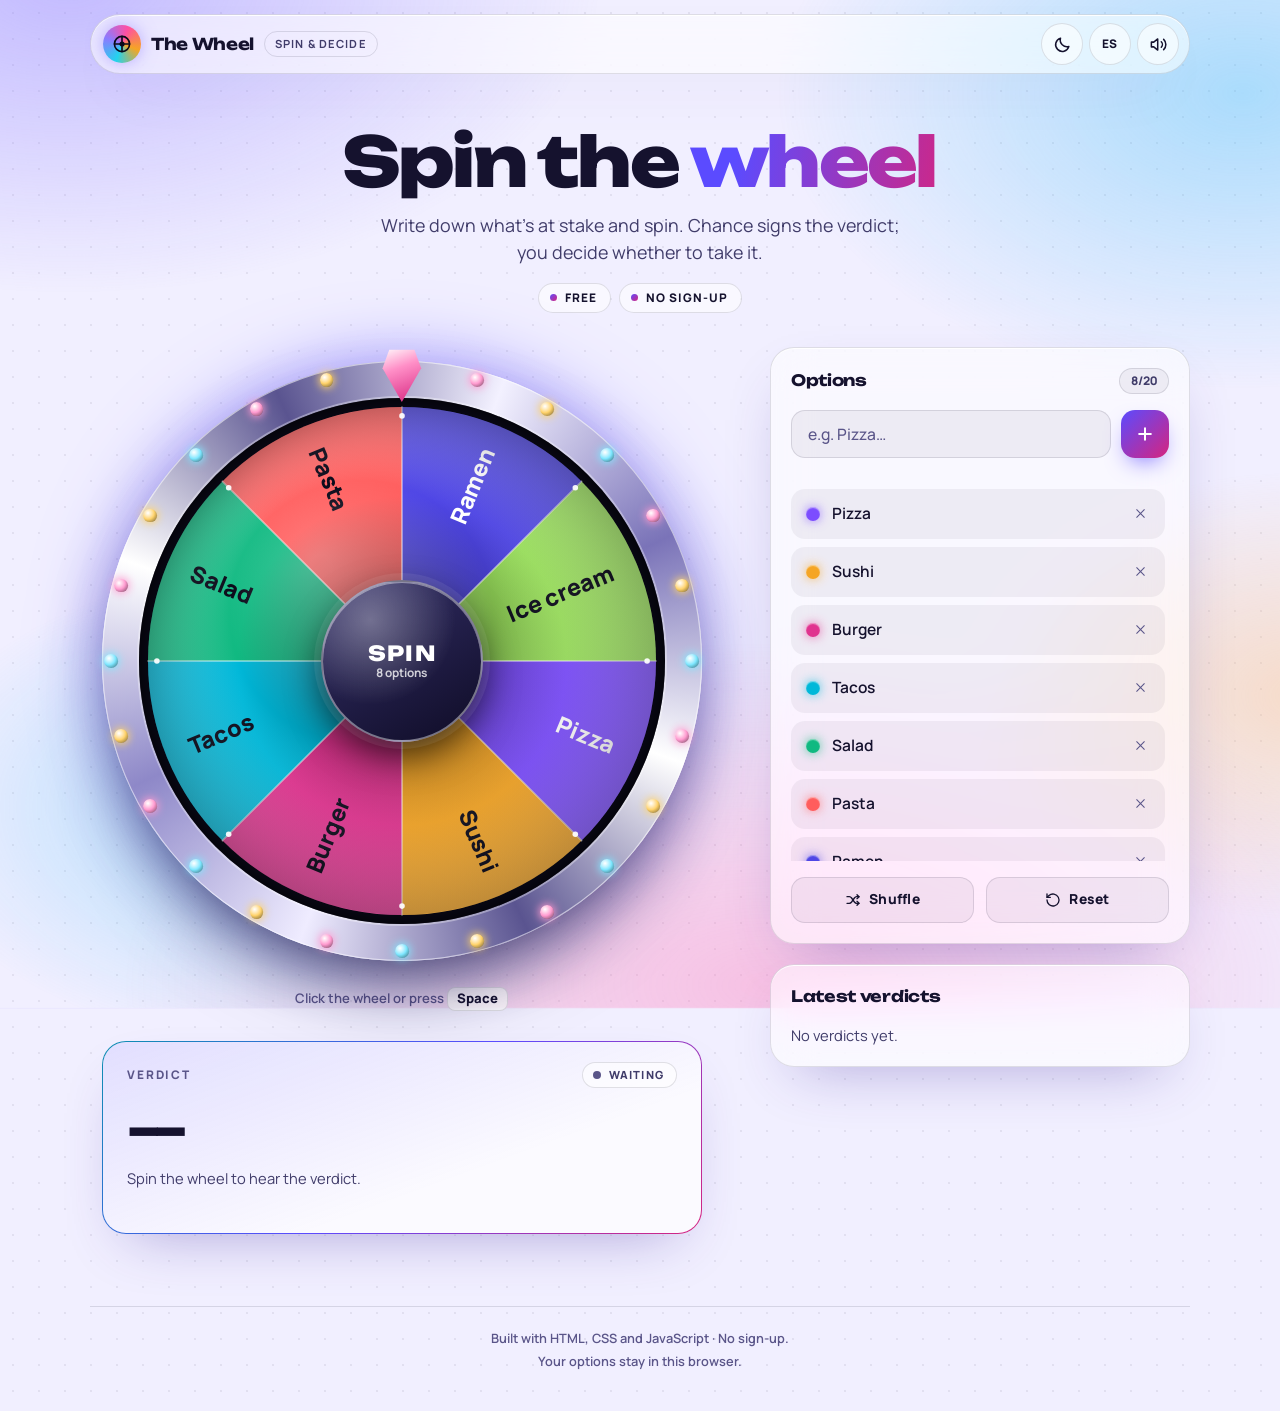
<file: en/index.html>
<!DOCTYPE html>
<html lang="en">
<head>
  <meta charset="UTF-8" />
  <meta name="viewport" content="width=device-width, initial-scale=1" />
  <title>Spin the Wheel — Spin and decide</title>
  <meta name="description" content="Free random wheel spinner to decide what to eat, who pays, or anything else. Add your options, spin, and let chance choose. No sign-up." />
  <meta name="theme-color" id="themeColor" content="#f1efff" />
  <meta property="og:type" content="website" />
  <meta property="og:locale" content="en_US" />
  <meta property="og:title" content="Spin the Wheel — Spin and decide" />
  <meta property="og:description" content="Add your options, spin the wheel, and let chance choose. Free, no sign-up." />
  <link rel="alternate" hreflang="es" href="https://ruleta.yadale.click/" />
  <link rel="alternate" hreflang="en" href="https://roulette.yadale.click/en/" />
  <script>
    (function () {
      var theme = "day";
      try {
        var stored = localStorage.getItem("ruleta-theme");
        theme = stored === "day" || stored === "night"
          ? stored
          : (window.matchMedia("(prefers-color-scheme: dark)").matches ? "night" : "day");
      } catch (error) {
        theme = "day";
      }
      document.documentElement.dataset.theme = theme;
      var meta = document.getElementById("themeColor");
      if (meta) meta.setAttribute("content", theme === "night" ? "#07060f" : "#f1efff");
    })();
  </script>
  <link rel="icon" href="data:image/svg+xml,%3Csvg xmlns='http://www.w3.org/2000/svg' viewBox='0 0 64 64'%3E%3Cdefs%3E%3CradialGradient id='g' cx='.3' cy='.25' r='1'%3E%3Cstop offset='0' stop-color='%23fff'/%3E%3Cstop offset='.35' stop-color='%23a99bff'/%3E%3Cstop offset='1' stop-color='%23ff4fa3'/%3E%3C/radialGradient%3E%3C/defs%3E%3Ccircle cx='32' cy='32' r='29' fill='url(%23g)'/%3E%3Ccircle cx='32' cy='32' r='12' fill='%230b0a1a'/%3E%3Cpath d='M32 4l7 12H25z' fill='%23fff'/%3E%3C/svg%3E" />
  <link rel="preload" href="../assets/fonts/unbounded-latin.woff2" as="font" type="font/woff2" crossorigin />
  <link rel="preload" href="../assets/fonts/manrope-latin.woff2" as="font" type="font/woff2" crossorigin />
  <link rel="stylesheet" href="../styles.css" />
</head>
<body>
  <a class="skip" href="#main">Skip to content</a>
  <canvas id="fx" class="fx" aria-hidden="true"></canvas>

  <div class="app">
    <header class="masthead glass">
      <a class="wordmark" href="index.html" aria-label="The Wheel, home">
        <span class="wordmark__badge">
          <svg viewBox="0 0 32 32" fill="none" stroke="currentColor" stroke-width="2.4" stroke-linecap="round" aria-hidden="true">
            <circle cx="16" cy="16" r="11" />
            <circle cx="16" cy="16" r="2.6" fill="currentColor" />
            <path d="M16 5v8M16 19v8M5 16h8M19 16h8" />
          </svg>
        </span>
        <span class="wordmark__name" translate="no">The Wheel</span>
        <span class="wordmark__tag">Spin &amp; decide</span>
      </a>

      <div class="masthead__actions">
        <button id="themeBtn" class="icon-btn theme-btn" type="button" title="Switch to night mode" aria-label="Switch to night mode" aria-pressed="false">
          <svg class="icon-moon" viewBox="0 0 24 24" fill="none" stroke="currentColor" stroke-width="1.9" stroke-linecap="round" stroke-linejoin="round" aria-hidden="true">
            <path d="M20 14.5A8.5 8.5 0 0 1 9.5 4a8.5 8.5 0 1 0 10.5 10.5Z" />
          </svg>
          <svg class="icon-sun" viewBox="0 0 24 24" fill="none" stroke="currentColor" stroke-width="1.9" stroke-linecap="round" stroke-linejoin="round" aria-hidden="true">
            <circle cx="12" cy="12" r="4.2" />
            <path d="M12 2v2.4M12 19.6V22M2 12h2.4M19.6 12H22M4.9 4.9l1.7 1.7M17.4 17.4l1.7 1.7M19.1 4.9l-1.7 1.7M6.6 17.4l-1.7 1.7" />
          </svg>
        </button>

        <a class="lang-link" href="https://ruleta.yadale.click/" hreflang="es" lang="es" aria-label="Cambiar a español (versión en español)">ES</a>

        <button id="soundBtn" class="icon-btn" type="button" title="Mute sound" aria-label="Mute sound" aria-pressed="false">
          <svg class="icon-on" viewBox="0 0 24 24" fill="none" stroke="currentColor" stroke-width="1.9" stroke-linecap="round" stroke-linejoin="round" aria-hidden="true">
            <path d="M11 5 6 9H3v6h3l5 4V5Z" />
            <path d="M15.5 8.5a5 5 0 0 1 0 7" />
            <path d="M18.5 5.5a9 9 0 0 1 0 13" />
          </svg>
          <svg class="icon-off" viewBox="0 0 24 24" fill="none" stroke="currentColor" stroke-width="1.9" stroke-linecap="round" stroke-linejoin="round" aria-hidden="true">
            <path d="M11 5 6 9H3v6h3l5 4V5Z" />
            <path d="m16 9 5 6M21 9l-5 6" />
          </svg>
        </button>
      </div>
    </header>

    <div class="hero">
      <h1 class="hero__title">Spin the <em>wheel</em></h1>
      <div class="hero__aside">
        <p class="hero__lede">Write down what’s at stake and spin. Chance signs the verdict; you decide whether to take it.</p>
        <p class="hero__meta">
          <span>Free</span>
          <span>No sign-up</span>
        </p>
      </div>
    </div>

    <main class="stage" id="main">
      <section class="stage__wheel" aria-label="Wheel">
        <div class="plate">
          <div class="wheel" id="wheel">
            <div class="wheel__glow" aria-hidden="true"></div>
            <div class="bezel" aria-hidden="true"></div>
            <div class="bulbs" id="bulbs" aria-hidden="true"></div>
            <canvas id="wheelCanvas" role="img" aria-label="Wheel"></canvas>
            <div class="pointer" aria-hidden="true"></div>
            <button id="spinBtn" class="hub" type="button" aria-label="Spin the wheel">
              <span class="hub__label">Spin</span>
              <span class="hub__sub" id="hubSub">8 options</span>
            </button>
          </div>
        </div>
        <p class="caption">
          <span class="caption__pointer">Click the wheel or press <kbd>Space</kbd></span>
          <span class="caption__touch">Tap the wheel to spin</span>
        </p>

        <section class="slip result" id="resultCard" data-state="idle" aria-label="Verdict">
          <div class="slip__head">
            <span class="label">Verdict</span>
            <span class="status"><span class="dot"></span><span id="statusText">Waiting</span></span>
          </div>
          <p class="result__value" id="resultValue">—</p>
          <p class="result__meta" id="resultMeta">Spin the wheel to hear the verdict.</p>
          <p class="sr-only" id="resultLive" role="status" aria-live="polite" aria-atomic="true"></p>
        </section>
      </section>

      <aside class="panel" aria-label="Options and history">
        <section class="block">
          <div class="block__head">
            <h2 class="block__title" id="optionsTitle">Options</h2>
            <span class="count" id="optCount">0/20</span>
          </div>

          <form class="add-form" id="optionForm" autocomplete="off">
            <label class="sr-only" for="optionInput">New option</label>
            <input id="optionInput" name="option" type="text" maxlength="40" placeholder="e.g. Pizza…" aria-describedby="optionHint" />
            <button type="submit" aria-label="Add option">
              <svg viewBox="0 0 24 24" fill="none" stroke="currentColor" stroke-width="2.4" stroke-linecap="round" aria-hidden="true">
                <path d="M12 5v14M5 12h14" />
              </svg>
            </button>
          </form>
          <p class="field-hint" id="optionHint" aria-live="polite"></p>

          <ul class="options" id="optionsList" aria-labelledby="optionsTitle"></ul>
          <p class="options-empty" id="optionsEmpty" hidden>The wheel is blank. Add at least two options.</p>

          <div class="panel__actions">
            <button class="btn" id="shuffleBtn" type="button">
              <svg viewBox="0 0 24 24" fill="none" stroke="currentColor" stroke-width="2" stroke-linecap="round" stroke-linejoin="round" aria-hidden="true">
                <path d="M3 7h3.5c1.5 0 2.5.8 3.4 2l4.2 6c.9 1.2 1.9 2 3.4 2H21" />
                <path d="M3 17h3.5c1.5 0 2.5-.8 3.4-2l4.2-6c.9-1.2 1.9-2 3.4-2H21" />
                <path d="m18 4 3 3-3 3M18 14l3 3-3 3" />
              </svg>
              Shuffle
            </button>
            <button class="btn" id="resetBtn" type="button">
              <svg viewBox="0 0 24 24" fill="none" stroke="currentColor" stroke-width="2" stroke-linecap="round" stroke-linejoin="round" aria-hidden="true">
                <path d="M3 12a9 9 0 1 0 3-6.7L3 8" />
                <path d="M3 3v5h5" />
              </svg>
              Reset
            </button>
          </div>
        </section>

        <section class="block">
          <div class="block__head">
            <h2 class="block__title">Latest verdicts</h2>
          </div>
          <ul class="history" id="history"></ul>
          <p class="history-empty" id="historyEmpty">No verdicts yet.</p>
        </section>
      </aside>
    </main>

    <footer class="colophon">
      <p>Built with HTML, CSS and JavaScript · No sign-up.</p>
      <p>Your options stay in this browser.</p>
    </footer>
  </div>

  <div class="toast" id="toast" role="status" aria-live="polite"></div>

  <noscript>
    <p class="noscript">Enable JavaScript in your browser to spin the wheel.</p>
  </noscript>

  <script src="app.js"></script>
</body>
</html>
</file>
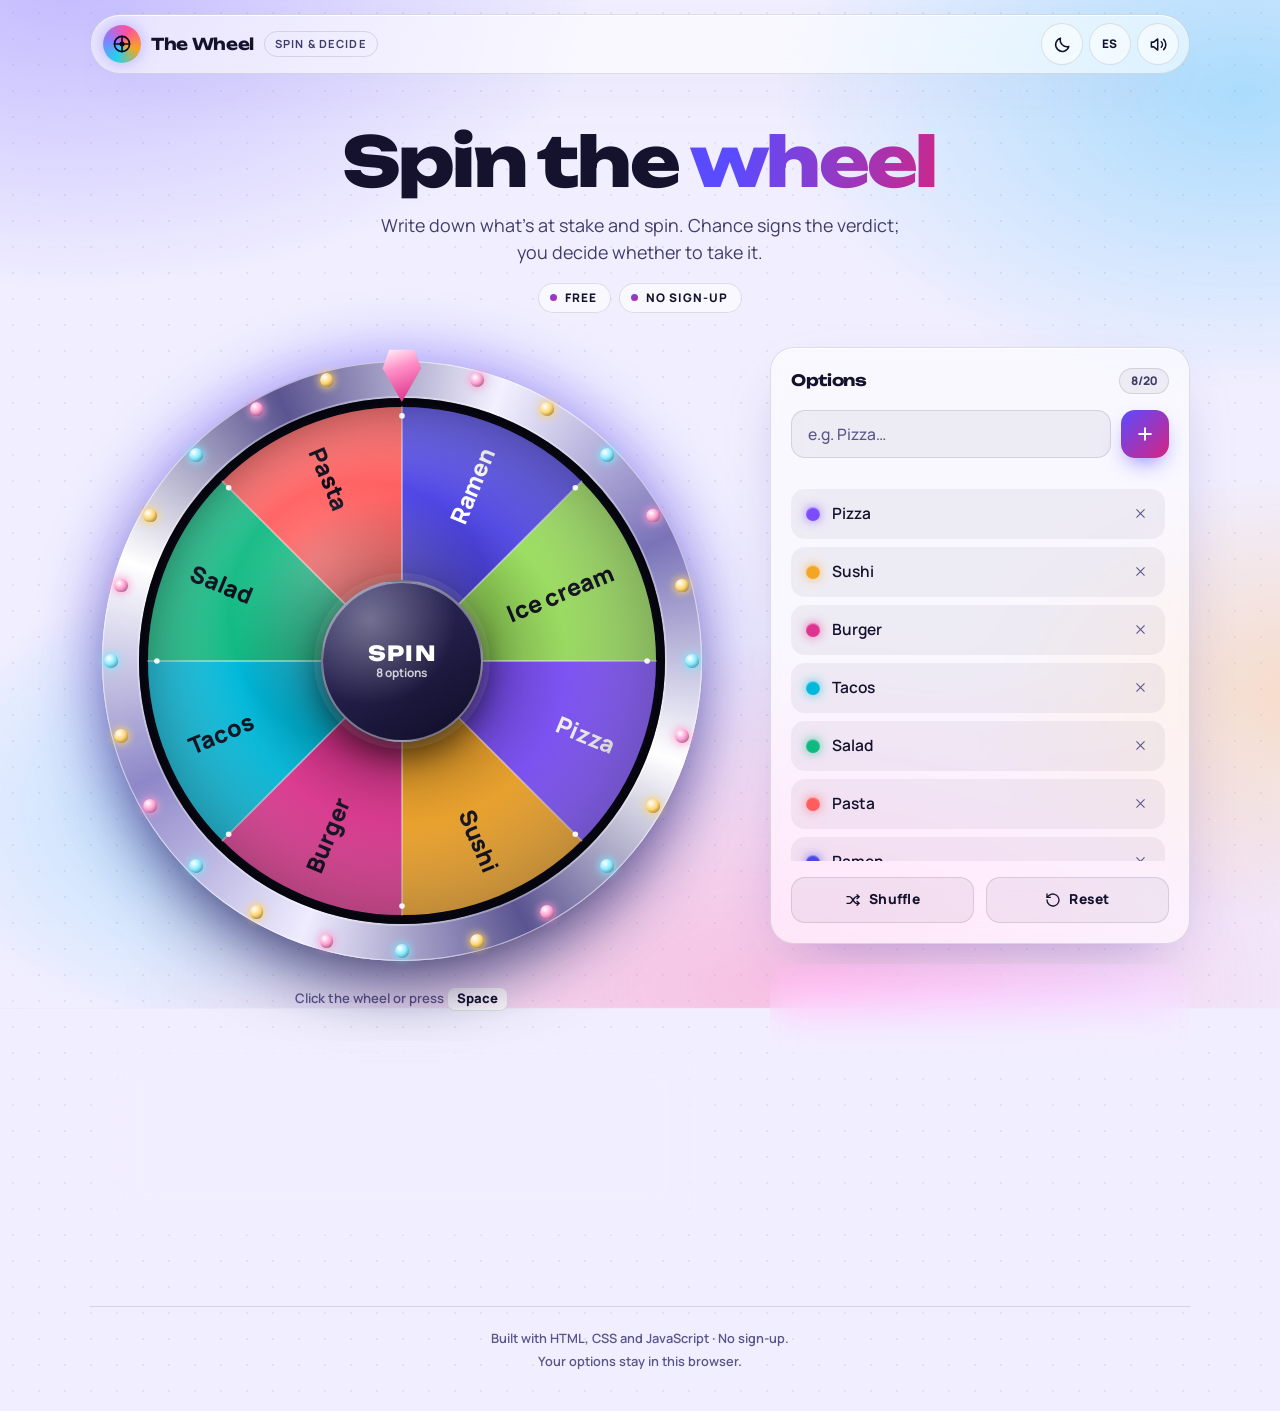
<file: public/index.html>
<!DOCTYPE html>
<html lang="es">
<head>
  <meta charset="UTF-8" />
  <meta name="viewport" content="width=device-width, initial-scale=1" />
  <title>Ruleta de la Suerte · Spin the Wheel</title>
  <meta name="description" content="Ruleta aleatoria gratis para decidir qué comer, quién paga o cualquier otra cosa. Free random wheel spinner to decide anything." />
  <meta name="theme-color" id="themeColor" content="#f1efff" />
  <meta property="og:type" content="website" />
  <meta property="og:title" content="Ruleta de la Suerte · Spin the Wheel" />
  <meta property="og:description" content="Gira y decide. Spin and decide." />
  <meta property="og:url" content="https://ruleta.yadale.click/" />
  <link rel="canonical" href="https://ruleta.yadale.click/" />
  <link rel="alternate" hreflang="es" href="https://ruleta.yadale.click/es/" />
  <link rel="alternate" hreflang="en" href="https://ruleta.yadale.click/en/" />
  <link rel="alternate" hreflang="x-default" href="https://ruleta.yadale.click/" />
  <script src="theme.js"></script>
  <link rel="icon" href="data:image/svg+xml,%3Csvg xmlns='http://www.w3.org/2000/svg' viewBox='0 0 64 64'%3E%3Cdefs%3E%3CradialGradient id='g' cx='.3' cy='.25' r='1'%3E%3Cstop offset='0' stop-color='%23fff'/%3E%3Cstop offset='.35' stop-color='%23a99bff'/%3E%3Cstop offset='1' stop-color='%23ff4fa3'/%3E%3C/radialGradient%3E%3C/defs%3E%3Ccircle cx='32' cy='32' r='29' fill='url(%23g)'/%3E%3Ccircle cx='32' cy='32' r='12' fill='%230b0a1a'/%3E%3Cpath d='M32 4l7 12H25z' fill='%23fff'/%3E%3C/svg%3E" />
  <link rel="preload" href="assets/fonts/unbounded-latin.woff2" as="font" type="font/woff2" crossorigin />
  <link rel="preload" href="assets/fonts/manrope-latin.woff2" as="font" type="font/woff2" crossorigin />
  <link rel="stylesheet" href="styles.css" />
</head>
<body>
  <main class="gate">
    <div class="gate__card">
      <h1 class="gate__title">Ruleta de la <em>suerte</em></h1>
      <p class="gate__sub" lang="en">Spin the wheel</p>
      <nav class="gate__langs" aria-label="Idioma / Language">
        <a class="gate__lang" href="es/" hreflang="es" lang="es"><strong>Español</strong><span>Gira y decide</span></a>
        <a class="gate__lang" href="en/" hreflang="en" lang="en"><strong>English</strong><span>Spin and decide</span></a>
      </nav>
    </div>
  </main>
  <script src="gate.js"></script>
</body>
</html>
</file>
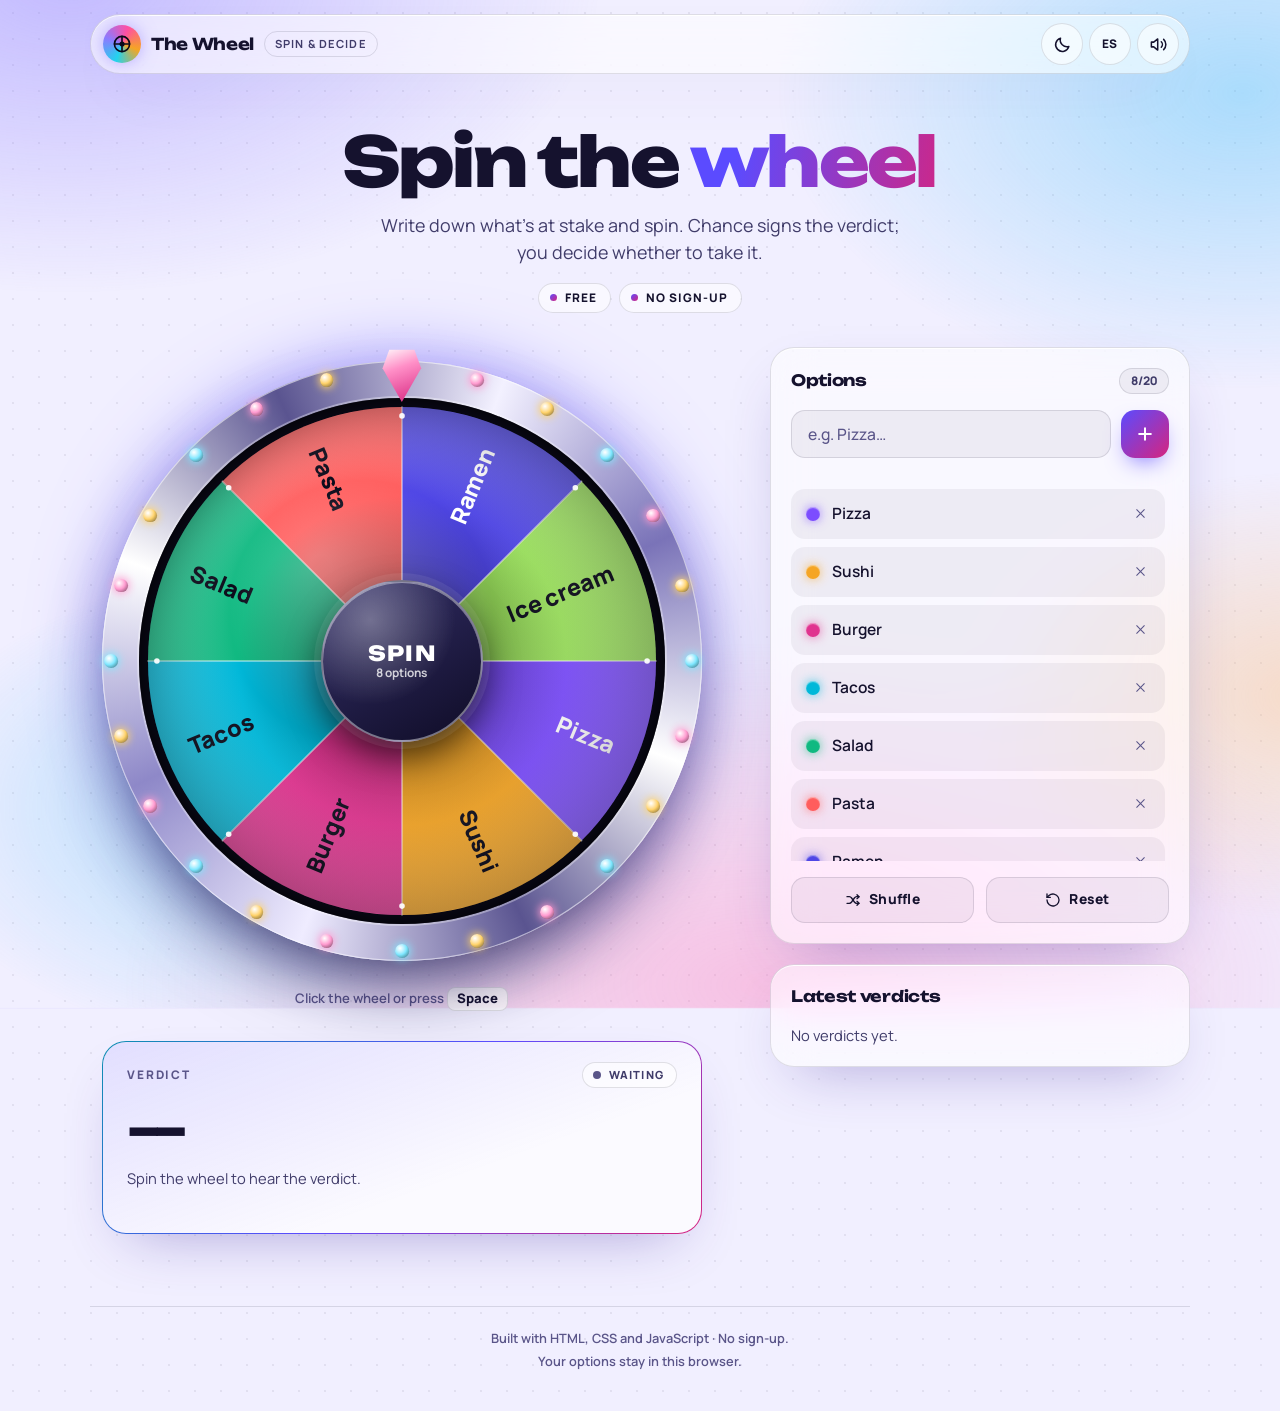
<file: public/en/index.html>
<!DOCTYPE html>
<html lang="en">
<head>
  <meta charset="UTF-8" />
  <meta name="viewport" content="width=device-width, initial-scale=1" />
  <title>Spin the Wheel — Spin and decide</title>
  <meta name="description" content="Free random wheel spinner to decide what to eat, who pays, or anything else. Add your options, spin, and let chance choose. No sign-up." />
  <meta name="theme-color" id="themeColor" content="#f1efff" />
  <meta property="og:type" content="website" />
  <meta property="og:locale" content="en_US" />
  <meta property="og:locale:alternate" content="es_ES" />
  <meta property="og:title" content="Spin the Wheel — Spin and decide" />
  <meta property="og:description" content="Add your options, spin the wheel, and let chance choose. Free, no sign-up." />
  <meta property="og:url" content="https://ruleta.yadale.click/en/" />
  <link rel="canonical" href="https://ruleta.yadale.click/en/" />
  <link rel="alternate" hreflang="es" href="https://ruleta.yadale.click/es/" />
  <link rel="alternate" hreflang="en" href="https://ruleta.yadale.click/en/" />
  <link rel="alternate" hreflang="x-default" href="https://ruleta.yadale.click/" />
  <script src="../theme.js"></script>
  <link rel="icon" href="data:image/svg+xml,%3Csvg xmlns='http://www.w3.org/2000/svg' viewBox='0 0 64 64'%3E%3Cdefs%3E%3CradialGradient id='g' cx='.3' cy='.25' r='1'%3E%3Cstop offset='0' stop-color='%23fff'/%3E%3Cstop offset='.35' stop-color='%23a99bff'/%3E%3Cstop offset='1' stop-color='%23ff4fa3'/%3E%3C/radialGradient%3E%3C/defs%3E%3Ccircle cx='32' cy='32' r='29' fill='url(%23g)'/%3E%3Ccircle cx='32' cy='32' r='12' fill='%230b0a1a'/%3E%3Cpath d='M32 4l7 12H25z' fill='%23fff'/%3E%3C/svg%3E" />
  <link rel="preload" href="../assets/fonts/unbounded-latin.woff2" as="font" type="font/woff2" crossorigin />
  <link rel="preload" href="../assets/fonts/manrope-latin.woff2" as="font" type="font/woff2" crossorigin />
  <link rel="stylesheet" href="../styles.css" />
</head>
<body>
  <a class="skip" href="#main">Skip to content</a>
  <canvas id="fx" class="fx" aria-hidden="true"></canvas>

  <div class="app">
    <header class="masthead glass">
      <a class="wordmark" href="./" aria-label="The Wheel, home">
        <span class="wordmark__badge">
          <svg viewBox="0 0 32 32" fill="none" stroke="currentColor" stroke-width="2.4" stroke-linecap="round" aria-hidden="true">
            <circle cx="16" cy="16" r="11" />
            <circle cx="16" cy="16" r="2.6" fill="currentColor" />
            <path d="M16 5v8M16 19v8M5 16h8M19 16h8" />
          </svg>
        </span>
        <span class="wordmark__name" translate="no">The Wheel</span>
        <span class="wordmark__tag">Spin &amp; decide</span>
      </a>

      <div class="masthead__actions">
        <button id="themeBtn" class="icon-btn theme-btn" type="button" title="Switch to night mode" aria-label="Switch to night mode" aria-pressed="false">
          <svg class="icon-moon" viewBox="0 0 24 24" fill="none" stroke="currentColor" stroke-width="1.9" stroke-linecap="round" stroke-linejoin="round" aria-hidden="true">
            <path d="M20 14.5A8.5 8.5 0 0 1 9.5 4a8.5 8.5 0 1 0 10.5 10.5Z" />
          </svg>
          <svg class="icon-sun" viewBox="0 0 24 24" fill="none" stroke="currentColor" stroke-width="1.9" stroke-linecap="round" stroke-linejoin="round" aria-hidden="true">
            <circle cx="12" cy="12" r="4.2" />
            <path d="M12 2v2.4M12 19.6V22M2 12h2.4M19.6 12H22M4.9 4.9l1.7 1.7M17.4 17.4l1.7 1.7M19.1 4.9l-1.7 1.7M6.6 17.4l-1.7 1.7" />
          </svg>
        </button>

        <a class="lang-link" href="../es/" hreflang="es" lang="es" aria-label="Cambiar a español (versión en español)">ES</a>

        <button id="soundBtn" class="icon-btn" type="button" title="Mute sound" aria-label="Mute sound" aria-pressed="false">
          <svg class="icon-on" viewBox="0 0 24 24" fill="none" stroke="currentColor" stroke-width="1.9" stroke-linecap="round" stroke-linejoin="round" aria-hidden="true">
            <path d="M11 5 6 9H3v6h3l5 4V5Z" />
            <path d="M15.5 8.5a5 5 0 0 1 0 7" />
            <path d="M18.5 5.5a9 9 0 0 1 0 13" />
          </svg>
          <svg class="icon-off" viewBox="0 0 24 24" fill="none" stroke="currentColor" stroke-width="1.9" stroke-linecap="round" stroke-linejoin="round" aria-hidden="true">
            <path d="M11 5 6 9H3v6h3l5 4V5Z" />
            <path d="m16 9 5 6M21 9l-5 6" />
          </svg>
        </button>
      </div>
    </header>

    <div class="hero">
      <h1 class="hero__title">Spin the <em>wheel</em></h1>
      <div class="hero__aside">
        <p class="hero__lede">Write down what’s at stake and spin. Chance signs the verdict; you decide whether to take it.</p>
        <p class="hero__meta">
          <span>Free</span>
          <span>No sign-up</span>
        </p>
      </div>
    </div>

    <main class="stage" id="main">
      <section class="stage__wheel" aria-label="Wheel">
        <div class="plate">
          <div class="wheel" id="wheel">
            <div class="wheel__glow" aria-hidden="true"></div>
            <div class="bezel" aria-hidden="true"></div>
            <div class="bulbs" id="bulbs" aria-hidden="true"></div>
            <canvas id="wheelCanvas" role="img" aria-label="Wheel"></canvas>
            <div class="pointer" aria-hidden="true"></div>
            <button id="spinBtn" class="hub" type="button" aria-label="Spin the wheel">
              <span class="hub__label">Spin</span>
              <span class="hub__sub" id="hubSub">8 options</span>
            </button>
          </div>
        </div>
        <p class="caption">
          <span class="caption__pointer">Click the wheel or press <kbd>Space</kbd></span>
          <span class="caption__touch">Tap the wheel to spin</span>
        </p>

        <section class="slip result" id="resultCard" data-state="idle" aria-label="Verdict">
          <div class="slip__head">
            <span class="label">Verdict</span>
            <span class="status"><span class="dot"></span><span id="statusText">Waiting</span></span>
          </div>
          <p class="result__value" id="resultValue">—</p>
          <p class="result__meta" id="resultMeta">Spin the wheel to hear the verdict.</p>
          <p class="sr-only" id="resultLive" role="status" aria-live="polite" aria-atomic="true"></p>
        </section>
      </section>

      <aside class="panel" aria-label="Options and history">
        <section class="block">
          <div class="block__head">
            <h2 class="block__title" id="optionsTitle">Options</h2>
            <span class="count" id="optCount">0/20</span>
          </div>

          <form class="add-form" id="optionForm" autocomplete="off">
            <label class="sr-only" for="optionInput">New option</label>
            <input id="optionInput" name="option" type="text" maxlength="40" placeholder="e.g. Pizza…" aria-describedby="optionHint" />
            <button type="submit" aria-label="Add option">
              <svg viewBox="0 0 24 24" fill="none" stroke="currentColor" stroke-width="2.4" stroke-linecap="round" aria-hidden="true">
                <path d="M12 5v14M5 12h14" />
              </svg>
            </button>
          </form>
          <p class="field-hint" id="optionHint" aria-live="polite"></p>

          <ul class="options" id="optionsList" aria-labelledby="optionsTitle"></ul>
          <p class="options-empty" id="optionsEmpty" hidden>The wheel is blank. Add at least two options.</p>

          <div class="panel__actions">
            <button class="btn" id="shuffleBtn" type="button">
              <svg viewBox="0 0 24 24" fill="none" stroke="currentColor" stroke-width="2" stroke-linecap="round" stroke-linejoin="round" aria-hidden="true">
                <path d="M3 7h3.5c1.5 0 2.5.8 3.4 2l4.2 6c.9 1.2 1.9 2 3.4 2H21" />
                <path d="M3 17h3.5c1.5 0 2.5-.8 3.4-2l4.2-6c.9-1.2 1.9-2 3.4-2H21" />
                <path d="m18 4 3 3-3 3M18 14l3 3-3 3" />
              </svg>
              Shuffle
            </button>
            <button class="btn" id="resetBtn" type="button">
              <svg viewBox="0 0 24 24" fill="none" stroke="currentColor" stroke-width="2" stroke-linecap="round" stroke-linejoin="round" aria-hidden="true">
                <path d="M3 12a9 9 0 1 0 3-6.7L3 8" />
                <path d="M3 3v5h5" />
              </svg>
              Reset
            </button>
          </div>
        </section>

        <section class="block">
          <div class="block__head">
            <h2 class="block__title">Latest verdicts</h2>
          </div>
          <ul class="history" id="history"></ul>
          <p class="history-empty" id="historyEmpty">No verdicts yet.</p>
        </section>
      </aside>
    </main>

    <footer class="colophon">
      <p>Built with HTML, CSS and JavaScript · No sign-up.</p>
      <p>Your options stay in this browser.</p>
    </footer>
  </div>

  <div class="toast" id="toast" role="status" aria-live="polite"></div>

  <noscript>
    <p class="noscript">Enable JavaScript in your browser to spin the wheel.</p>
  </noscript>

  <script src="../app.js"></script>
</body>
</html>
</file>
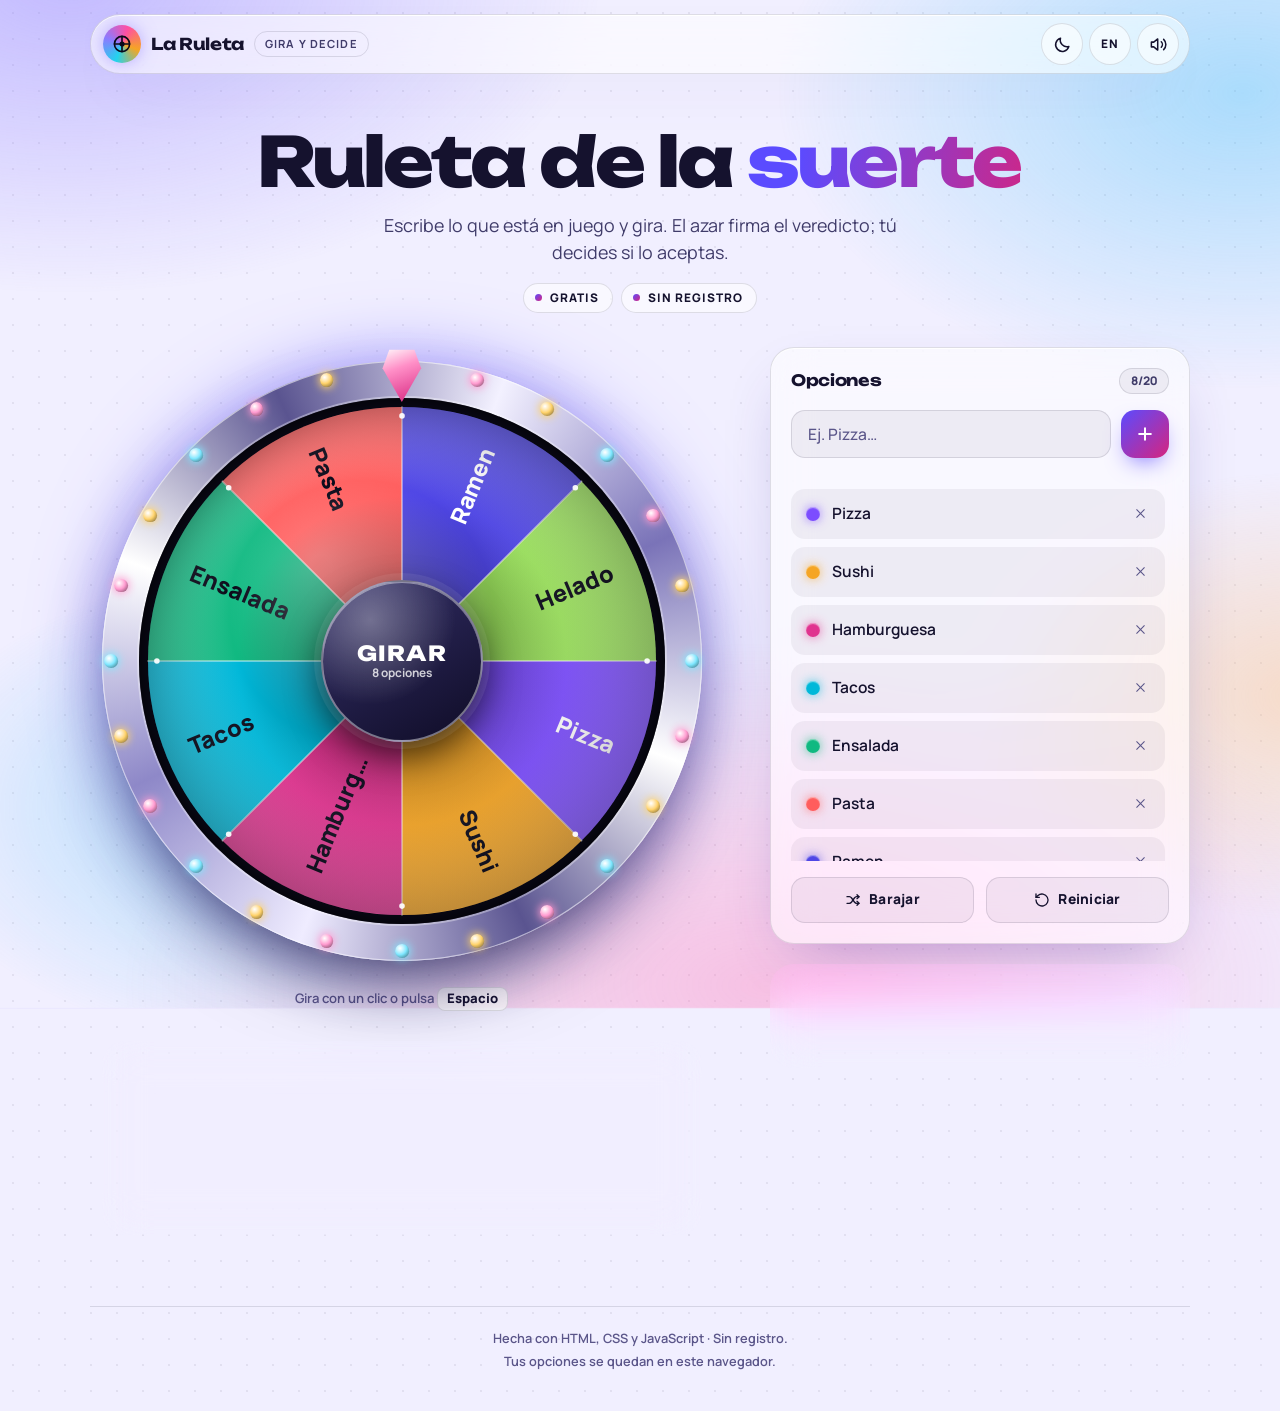
<file: public/es/index.html>
<!DOCTYPE html>
<html lang="es">
<head>
  <meta charset="UTF-8" />
  <meta name="viewport" content="width=device-width, initial-scale=1" />
  <title>Ruleta de la suerte — Gira y decide</title>
  <meta name="description" content="Ruleta aleatoria gratis para decidir qué comer, quién paga o cualquier otra cosa. Añade tus opciones, gira y deja que el azar elija. Sin registro." />
  <meta name="theme-color" id="themeColor" content="#f1efff" />
  <meta property="og:type" content="website" />
  <meta property="og:locale" content="es_ES" />
  <meta property="og:locale:alternate" content="en_US" />
  <meta property="og:title" content="Ruleta de la Suerte — Gira y decide" />
  <meta property="og:description" content="Añade tus opciones, gira la ruleta y deja que el azar elija. Gratis y sin registro." />
  <meta property="og:url" content="https://ruleta.yadale.click/es/" />
  <link rel="canonical" href="https://ruleta.yadale.click/es/" />
  <link rel="alternate" hreflang="es" href="https://ruleta.yadale.click/es/" />
  <link rel="alternate" hreflang="en" href="https://ruleta.yadale.click/en/" />
  <link rel="alternate" hreflang="x-default" href="https://ruleta.yadale.click/" />
  <script src="../theme.js"></script>
  <link rel="icon" href="data:image/svg+xml,%3Csvg xmlns='http://www.w3.org/2000/svg' viewBox='0 0 64 64'%3E%3Cdefs%3E%3CradialGradient id='g' cx='.3' cy='.25' r='1'%3E%3Cstop offset='0' stop-color='%23fff'/%3E%3Cstop offset='.35' stop-color='%23a99bff'/%3E%3Cstop offset='1' stop-color='%23ff4fa3'/%3E%3C/radialGradient%3E%3C/defs%3E%3Ccircle cx='32' cy='32' r='29' fill='url(%23g)'/%3E%3Ccircle cx='32' cy='32' r='12' fill='%230b0a1a'/%3E%3Cpath d='M32 4l7 12H25z' fill='%23fff'/%3E%3C/svg%3E" />
  <link rel="preload" href="../assets/fonts/unbounded-latin.woff2" as="font" type="font/woff2" crossorigin />
  <link rel="preload" href="../assets/fonts/manrope-latin.woff2" as="font" type="font/woff2" crossorigin />
  <link rel="stylesheet" href="../styles.css" />
</head>
<body>
  <a class="skip" href="#main">Saltar al contenido</a>
  <canvas id="fx" class="fx" aria-hidden="true"></canvas>

  <div class="app">
    <header class="masthead glass">
      <a class="wordmark" href="./" aria-label="La Ruleta, inicio">
        <span class="wordmark__badge">
          <svg viewBox="0 0 32 32" fill="none" stroke="currentColor" stroke-width="2.4" stroke-linecap="round" aria-hidden="true">
            <circle cx="16" cy="16" r="11" />
            <circle cx="16" cy="16" r="2.6" fill="currentColor" />
            <path d="M16 5v8M16 19v8M5 16h8M19 16h8" />
          </svg>
        </span>
        <span class="wordmark__name" translate="no">La Ruleta</span>
        <span class="wordmark__tag">Gira y decide</span>
      </a>

      <div class="masthead__actions">
        <button id="themeBtn" class="icon-btn theme-btn" type="button" title="Activar modo noche" aria-label="Activar modo noche" aria-pressed="false">
          <svg class="icon-moon" viewBox="0 0 24 24" fill="none" stroke="currentColor" stroke-width="1.9" stroke-linecap="round" stroke-linejoin="round" aria-hidden="true">
            <path d="M20 14.5A8.5 8.5 0 0 1 9.5 4a8.5 8.5 0 1 0 10.5 10.5Z" />
          </svg>
          <svg class="icon-sun" viewBox="0 0 24 24" fill="none" stroke="currentColor" stroke-width="1.9" stroke-linecap="round" stroke-linejoin="round" aria-hidden="true">
            <circle cx="12" cy="12" r="4.2" />
            <path d="M12 2v2.4M12 19.6V22M2 12h2.4M19.6 12H22M4.9 4.9l1.7 1.7M17.4 17.4l1.7 1.7M19.1 4.9l-1.7 1.7M6.6 17.4l-1.7 1.7" />
          </svg>
        </button>

        <a class="lang-link" href="../en/" hreflang="en" lang="en" aria-label="Switch to English (versión en inglés)">EN</a>

        <button id="soundBtn" class="icon-btn" type="button" title="Silenciar sonido" aria-label="Silenciar sonido" aria-pressed="false">
          <svg class="icon-on" viewBox="0 0 24 24" fill="none" stroke="currentColor" stroke-width="1.9" stroke-linecap="round" stroke-linejoin="round" aria-hidden="true">
            <path d="M11 5 6 9H3v6h3l5 4V5Z" />
            <path d="M15.5 8.5a5 5 0 0 1 0 7" />
            <path d="M18.5 5.5a9 9 0 0 1 0 13" />
          </svg>
          <svg class="icon-off" viewBox="0 0 24 24" fill="none" stroke="currentColor" stroke-width="1.9" stroke-linecap="round" stroke-linejoin="round" aria-hidden="true">
            <path d="M11 5 6 9H3v6h3l5 4V5Z" />
            <path d="m16 9 5 6M21 9l-5 6" />
          </svg>
        </button>
      </div>
    </header>

    <div class="hero">
      <h1 class="hero__title">Ruleta de la <em>suerte</em></h1>
      <div class="hero__aside">
        <p class="hero__lede">Escribe lo que está en juego y gira. El azar firma el veredicto; tú decides si lo aceptas.</p>
        <p class="hero__meta">
          <span>Gratis</span>
          <span>Sin registro</span>
        </p>
      </div>
    </div>

    <main class="stage" id="main">
      <section class="stage__wheel" aria-label="Ruleta">
        <div class="plate">
          <div class="wheel" id="wheel">
            <div class="wheel__glow" aria-hidden="true"></div>
            <div class="bezel" aria-hidden="true"></div>
            <div class="bulbs" id="bulbs" aria-hidden="true"></div>
            <canvas id="wheelCanvas" role="img" aria-label="Ruleta"></canvas>
            <div class="pointer" aria-hidden="true"></div>
            <button id="spinBtn" class="hub" type="button" aria-label="Girar la ruleta">
              <span class="hub__label">Girar</span>
              <span class="hub__sub" id="hubSub">8 opciones</span>
            </button>
          </div>
        </div>
        <p class="caption">
          <span class="caption__pointer">Gira con un clic o pulsa <kbd>Espacio</kbd></span>
          <span class="caption__touch">Toca la ruleta para girar</span>
        </p>

        <section class="slip result" id="resultCard" data-state="idle" aria-label="Veredicto">
          <div class="slip__head">
            <span class="label">Veredicto</span>
            <span class="status"><span class="dot"></span><span id="statusText">En espera</span></span>
          </div>
          <p class="result__value" id="resultValue">—</p>
          <p class="result__meta" id="resultMeta">Gira la ruleta para conocer el veredicto.</p>
          <p class="sr-only" id="resultLive" role="status" aria-live="polite" aria-atomic="true"></p>
        </section>
      </section>

      <aside class="panel" aria-label="Opciones e historial">
        <section class="block">
          <div class="block__head">
            <h2 class="block__title" id="optionsTitle">Opciones</h2>
            <span class="count" id="optCount">0/20</span>
          </div>

          <form class="add-form" id="optionForm" autocomplete="off">
            <label class="sr-only" for="optionInput">Nueva opción</label>
            <input id="optionInput" name="option" type="text" maxlength="40" placeholder="Ej. Pizza…" aria-describedby="optionHint" />
            <button type="submit" aria-label="Añadir opción">
              <svg viewBox="0 0 24 24" fill="none" stroke="currentColor" stroke-width="2.4" stroke-linecap="round" aria-hidden="true">
                <path d="M12 5v14M5 12h14" />
              </svg>
            </button>
          </form>
          <p class="field-hint" id="optionHint" aria-live="polite"></p>

          <ul class="options" id="optionsList" aria-labelledby="optionsTitle"></ul>
          <p class="options-empty" id="optionsEmpty" hidden>La ruleta está en blanco. Añade al menos dos opciones.</p>

          <div class="panel__actions">
            <button class="btn" id="shuffleBtn" type="button">
              <svg viewBox="0 0 24 24" fill="none" stroke="currentColor" stroke-width="2" stroke-linecap="round" stroke-linejoin="round" aria-hidden="true">
                <path d="M3 7h3.5c1.5 0 2.5.8 3.4 2l4.2 6c.9 1.2 1.9 2 3.4 2H21" />
                <path d="M3 17h3.5c1.5 0 2.5-.8 3.4-2l4.2-6c.9-1.2 1.9-2 3.4-2H21" />
                <path d="m18 4 3 3-3 3M18 14l3 3-3 3" />
              </svg>
              Barajar
            </button>
            <button class="btn" id="resetBtn" type="button">
              <svg viewBox="0 0 24 24" fill="none" stroke="currentColor" stroke-width="2" stroke-linecap="round" stroke-linejoin="round" aria-hidden="true">
                <path d="M3 12a9 9 0 1 0 3-6.7L3 8" />
                <path d="M3 3v5h5" />
              </svg>
              Reiniciar
            </button>
          </div>
        </section>

        <section class="block">
          <div class="block__head">
            <h2 class="block__title">Últimos veredictos</h2>
          </div>
          <ul class="history" id="history"></ul>
          <p class="history-empty" id="historyEmpty">Todavía no hay veredictos.</p>
        </section>
      </aside>
    </main>

    <footer class="colophon">
      <p>Hecha con HTML, CSS y JavaScript · Sin registro.</p>
      <p>Tus opciones se quedan en este navegador.</p>
    </footer>
  </div>

  <div class="toast" id="toast" role="status" aria-live="polite"></div>

  <noscript>
    <p class="noscript">Activa JavaScript en tu navegador para poder girar la ruleta.</p>
  </noscript>

  <script src="../app.js"></script>
</body>
</html>
</file>
<file: styles.css>
/* ============================================================================
   La Ruleta — Aurora
   Escenario inmersivo: aurora en movimiento, paneles de vidrio, bisel cromado
   con bombillas y una ruleta de gemas. Noche por defecto; día en pastel.
   ============================================================================ */

/* ---------- Tipografía autoalojada ---------- */

@font-face {
  font-family: "Unbounded";
  font-style: normal;
  font-weight: 400 900;
  font-display: swap;
  src: url("assets/fonts/unbounded-latin.woff2") format("woff2");
  unicode-range: U+0000-00FF, U+0131, U+0152-0153, U+02BB-02BC, U+02C6, U+02DA, U+02DC, U+0304, U+0308, U+0329, U+2000-206F, U+20AC, U+2122, U+2191, U+2193, U+2212, U+2215, U+FEFF, U+FFFD;
}

@font-face {
  font-family: "Unbounded";
  font-style: normal;
  font-weight: 400 900;
  font-display: swap;
  src: url("assets/fonts/unbounded-latin-ext.woff2") format("woff2");
  unicode-range: U+0100-02BA, U+02BD-02C5, U+02C7-02CC, U+02CE-02D7, U+02DD-02FF, U+0304, U+0308, U+0329, U+1D00-1DBF, U+1E00-1E9F, U+1EF2-1EFF, U+2020, U+20A0-20AB, U+20AD-20C4, U+2113, U+2C60-2C7F, U+A720-A7FF;
}

@font-face {
  font-family: "Manrope";
  font-style: normal;
  font-weight: 400 800;
  font-display: swap;
  src: url("assets/fonts/manrope-latin.woff2") format("woff2");
  unicode-range: U+0000-00FF, U+0131, U+0152-0153, U+02BB-02BC, U+02C6, U+02DA, U+02DC, U+0304, U+0308, U+0329, U+2000-206F, U+20AC, U+2122, U+2191, U+2193, U+2212, U+2215, U+FEFF, U+FFFD;
}

@font-face {
  font-family: "Manrope";
  font-style: normal;
  font-weight: 400 800;
  font-display: swap;
  src: url("assets/fonts/manrope-latin-ext.woff2") format("woff2");
  unicode-range: U+0100-02BA, U+02BD-02C5, U+02C7-02CC, U+02CE-02D7, U+02DD-02FF, U+0304, U+0308, U+0329, U+1D00-1DBF, U+1E00-1E9F, U+1EF2-1EFF, U+2020, U+20A0-20AB, U+20AD-20C4, U+2113, U+2C60-2C7F, U+A720-A7FF;
}

/* ---------- Tokens: día (amanecer en pastel) ---------- */

:root {
  color-scheme: light;

  --bg: #f1efff;
  --surface: #fbfaff;
  --text: #15122e;
  --text-soft: #403c6a;
  --text-mute: #5a5589;
  --dot: rgba(21, 18, 46, 0.07);

  --glass: rgba(255, 255, 255, 0.58);
  --glass-strong: rgba(255, 255, 255, 0.82);
  --glass-border: rgba(21, 18, 46, 0.12);
  --glass-hi: rgba(255, 255, 255, 0.9);
  --field: rgba(21, 18, 46, 0.05);
  --card-shadow: 0 24px 60px -28px rgba(70, 50, 160, 0.45);

  --accent: #5b4bff;
  --accent-2: #0b8fb0;
  --accent-3: #d6247f;
  --btn-grad: linear-gradient(135deg, #5b4bff, #d6247f);
  --on-btn: #ffffff;
  --text-grad: linear-gradient(100deg, #5b4bff 10%, #d6247f 55%, #f08a1c 95%);
  --focus: #5b4bff;

  --aurora-a: rgba(139, 123, 255, 0.45);
  --aurora-b: rgba(56, 189, 248, 0.38);
  --aurora-c: rgba(255, 130, 190, 0.42);
  --aurora-d: rgba(255, 190, 120, 0.4);

  --display: "Unbounded", "Segoe UI", system-ui, sans-serif;
  --sans: "Manrope", "Segoe UI", system-ui, -apple-system, sans-serif;

  --app: 1180px;
  --gutter: clamp(16px, 3.4vw, 40px);
  --radius: 24px;
  --radius-sm: 14px;
}

/* ---------- Tokens: noche (aurora) ---------- */

[data-theme="night"] {
  color-scheme: dark;

  --bg: #07060f;
  --surface: #15132b;
  --text: #f4f2ff;
  --text-soft: #c5c2e6;
  --text-mute: #9d99c8;
  --dot: rgba(255, 255, 255, 0.06);

  --glass: rgba(255, 255, 255, 0.055);
  --glass-strong: rgba(255, 255, 255, 0.1);
  --glass-border: rgba(255, 255, 255, 0.15);
  --glass-hi: rgba(255, 255, 255, 0.28);
  --field: rgba(255, 255, 255, 0.06);
  --card-shadow: 0 30px 80px -30px rgba(0, 0, 0, 0.85);

  --accent: #8b7bff;
  --accent-2: #22d3ee;
  --accent-3: #ff4fa3;
  --btn-grad: linear-gradient(135deg, #22d3ee, #8b7bff 52%, #ff4fa3);
  --on-btn: #0b0a1a;
  --text-grad: linear-gradient(100deg, #22d3ee 5%, #a99bff 45%, #ff6fb5 95%);
  --focus: #22d3ee;

  --aurora-a: rgba(139, 123, 255, 0.42);
  --aurora-b: rgba(34, 211, 238, 0.26);
  --aurora-c: rgba(255, 79, 163, 0.28);
  --aurora-d: rgba(139, 123, 255, 0.24);
}

/* ---------- Base ---------- */

*,
*::before,
*::after { box-sizing: border-box; }

html {
  -webkit-text-size-adjust: 100%;
  scrollbar-color: var(--text-mute) transparent;
  scroll-padding-top: 88px;
}

@media (pointer: fine) {
  html { overscroll-behavior: none; }
}

body {
  position: relative;
  margin: 0;
  min-height: 100svh;
  background-color: var(--bg);
  background-image: radial-gradient(var(--dot) 1px, transparent 1px);
  background-size: 26px 26px;
  color: var(--text);
  font-family: var(--sans);
  font-size: 1rem;
  line-height: 1.5;
  -webkit-font-smoothing: antialiased;
  overflow-x: hidden;
}

/* Aurora: dos capas de color que derivan despacio detrás de todo. */
body::before,
body::after {
  content: "";
  position: fixed;
  inset: -12%;
  z-index: -1;
  pointer-events: none;
  will-change: transform;
}

body::before {
  background:
    radial-gradient(48% 40% at 14% 8%, var(--aurora-a), transparent 70%),
    radial-gradient(42% 38% at 88% 18%, var(--aurora-b), transparent 70%),
    radial-gradient(58% 44% at 58% 98%, var(--aurora-c), transparent 70%);
  animation: drift-a 26s ease-in-out infinite alternate;
}

body::after {
  background:
    radial-gradient(34% 30% at 28% 82%, var(--aurora-b), transparent 72%),
    radial-gradient(30% 28% at 92% 72%, var(--aurora-d), transparent 72%);
  animation: drift-b 34s ease-in-out infinite alternate;
}

@keyframes drift-a {
  from { transform: translate3d(-2%, 1%, 0) scale(1) rotate(0deg); }
  to { transform: translate3d(3%, -2%, 0) scale(1.1) rotate(3deg); }
}

@keyframes drift-b {
  from { transform: translate3d(2%, -1%, 0) scale(1.06) rotate(0deg); }
  to { transform: translate3d(-3%, 3%, 0) scale(1) rotate(-3deg); }
}

::selection { background: var(--accent); color: #fff; }
:focus-visible { outline: 3px solid var(--focus); outline-offset: 3px; }

button,
input { font: inherit; }

button,
a,
#wheelCanvas {
  -webkit-tap-highlight-color: transparent;
  touch-action: manipulation;
}

button { color: inherit; }
a { color: inherit; }
p { margin: 0; }
h1, h2 { margin: 0; }
ul { margin: 0; padding: 0; list-style: none; }

input { caret-color: var(--accent-2); }

.sr-only {
  position: absolute;
  width: 1px;
  height: 1px;
  margin: -1px;
  padding: 0;
  overflow: hidden;
  clip: rect(0 0 0 0);
  white-space: nowrap;
  border: 0;
}

.skip {
  position: fixed;
  top: 12px;
  left: 12px;
  z-index: 100;
  padding: 10px 18px;
  border-radius: 999px;
  background: var(--btn-grad);
  color: var(--on-btn);
  font-size: 0.85rem;
  font-weight: 800;
  text-decoration: none;
  transform: translateY(-160%);
}

.skip:focus-visible { transform: none; }

.fx {
  position: fixed;
  inset: 0;
  width: 100%;
  height: 100%;
  pointer-events: none;
  z-index: 50;
}

/* Superficie de vidrio compartida. */
.glass {
  border: 1px solid var(--glass-border);
  background: var(--glass);
  box-shadow: var(--card-shadow), inset 0 1px 0 var(--glass-hi);
  -webkit-backdrop-filter: blur(22px) saturate(150%);
  backdrop-filter: blur(22px) saturate(150%);
}

/* ---------- Estructura ---------- */

.app {
  position: relative;
  z-index: 1;
  width: 100%;
  max-width: var(--app);
  margin: 0 auto;
  padding: 14px var(--gutter) 40px;
}

/* ---------- Cabecera ---------- */

.masthead {
  position: sticky;
  top: 12px;
  z-index: 20;
  display: flex;
  align-items: center;
  justify-content: space-between;
  gap: 16px;
  padding: 8px 10px 8px 12px;
  border-radius: 999px;
  animation: rise 0.7s cubic-bezier(0.2, 0.8, 0.2, 1) both;
}

.wordmark {
  display: flex;
  align-items: center;
  gap: 10px;
  min-width: 0;
  text-decoration: none;
}

.wordmark__badge {
  display: grid;
  flex: none;
  place-items: center;
  width: 38px;
  height: 38px;
  border-radius: 50%;
  background: conic-gradient(from 200deg, #22d3ee, #8b7bff, #ff4fa3, #f5a524, #22d3ee);
  box-shadow: 0 0 18px -2px rgba(139, 123, 255, 0.7);
  color: #0b0a1a;
}

.wordmark__badge svg { width: 22px; height: 22px; }

.wordmark__name {
  font-family: var(--display);
  font-size: 1.02rem;
  font-weight: 700;
  letter-spacing: -0.02em;
  line-height: 1;
  white-space: nowrap;
}

.wordmark__tag {
  padding: 4px 10px;
  border: 1px solid var(--glass-border);
  border-radius: 999px;
  color: var(--text-soft);
  font-size: 0.7rem;
  font-weight: 700;
  letter-spacing: 0.1em;
  text-transform: uppercase;
  white-space: nowrap;
}

.masthead__actions {
  display: flex;
  align-items: center;
  gap: 6px;
}

.icon-btn,
.lang-link {
  display: grid;
  place-items: center;
  width: 42px;
  height: 42px;
  padding: 0;
  border: 1px solid var(--glass-border);
  border-radius: 50%;
  background: var(--glass);
  color: var(--text);
  cursor: pointer;
  transition: transform 0.18s ease, background-color 0.18s ease, border-color 0.18s ease;
}

.icon-btn svg { width: 19px; height: 19px; }

.lang-link {
  font-size: 0.74rem;
  font-weight: 800;
  letter-spacing: 0.06em;
  text-decoration: none;
}

.icon-btn:hover,
.lang-link:hover { background: var(--glass-strong); border-color: var(--accent-2); transform: translateY(-1px); }

.icon-btn:active,
.lang-link:active { transform: scale(0.94); }

.icon-btn[aria-pressed="true"] { background: var(--glass-strong); border-color: var(--accent); }
.icon-btn .icon-off { display: none; }
.icon-btn[aria-pressed="true"] .icon-on { display: none; }
.icon-btn[aria-pressed="true"] .icon-off { display: block; }

.icon-btn .icon-sun { display: none; }
[data-theme="night"] .icon-btn .icon-sun { display: block; }
[data-theme="night"] .icon-btn .icon-moon { display: none; }

/* ---------- Titular ---------- */

.hero {
  display: flex;
  flex-direction: column;
  align-items: center;
  gap: 14px;
  padding: clamp(28px, 5vw, 52px) 0 clamp(22px, 3vw, 34px);
  text-align: center;
}

.hero__title {
  max-width: 18ch;
  font-family: var(--display);
  font-size: clamp(2.1rem, 5.6vw, 4.3rem);
  font-weight: 800;
  line-height: 1.04;
  letter-spacing: -0.04em;
  text-wrap: balance;
  animation: rise 0.8s 0.08s cubic-bezier(0.2, 0.8, 0.2, 1) both;
}

.hero__title em {
  padding-right: 0.04em;
  background: var(--text-grad);
  background-size: 200% 100%;
  -webkit-background-clip: text;
  background-clip: text;
  color: transparent;
  font-style: normal;
  animation: shimmer 7s ease-in-out infinite alternate;
}

@keyframes shimmer {
  from { background-position: 0% 50%; }
  to { background-position: 100% 50%; }
}

.hero__aside {
  display: flex;
  flex-direction: column;
  align-items: center;
  gap: 16px;
  animation: rise 0.8s 0.16s cubic-bezier(0.2, 0.8, 0.2, 1) both;
}

.hero__lede {
  max-width: 50ch;
  color: var(--text-soft);
  font-size: clamp(1rem, 1.5vw, 1.12rem);
  line-height: 1.55;
  text-wrap: pretty;
}

.hero__meta {
  display: flex;
  flex-wrap: wrap;
  justify-content: center;
  gap: 8px;
}

.hero__meta span {
  display: inline-flex;
  align-items: center;
  gap: 8px;
  padding: 5px 13px 5px 11px;
  border: 1px solid var(--glass-border);
  border-radius: 999px;
  background: var(--glass);
  font-size: 0.74rem;
  font-weight: 800;
  letter-spacing: 0.08em;
  text-transform: uppercase;
}

.hero__meta span::before {
  content: "";
  width: 7px;
  height: 7px;
  border-radius: 50%;
  background: var(--btn-grad);
}

/* ---------- Escenario ---------- */

.stage {
  display: grid;
  grid-template-columns: minmax(0, 1fr) minmax(340px, 420px);
  align-items: start;
  gap: clamp(28px, 4.4vw, 60px);
}

.stage__wheel {
  display: flex;
  flex-direction: column;
  align-items: center;
  min-width: 0;
}

.plate {
  position: relative;
  width: min(100%, 600px);
  margin: 0 auto;
  padding-top: 14px;
  animation: rise 0.9s 0.22s cubic-bezier(0.2, 0.8, 0.2, 1) both;
}

.wheel {
  position: relative;
  width: 100%;
  aspect-ratio: 1;
  isolation: isolate;
}

/* Halo de color que toma el tono del último veredicto. */
.wheel__glow {
  position: absolute;
  inset: -14%;
  z-index: -1;
  border-radius: 50%;
  background: radial-gradient(circle, color-mix(in oklab, var(--win, var(--accent)) 60%, transparent), transparent 64%);
  opacity: 0.42;
  pointer-events: none;
  transition: opacity 0.6s ease;
}

.wheel.is-spinning .wheel__glow { opacity: 0.78; animation: glow 1.4s ease-in-out infinite alternate; }

@keyframes glow {
  from { transform: scale(0.96); }
  to { transform: scale(1.04); }
}

/* Bisel cromado con pozo oscuro para la ruleta. */
.bezel {
  position: absolute;
  inset: 0;
  border-radius: 50%;
  background: conic-gradient(from 20deg, #f3f1ff, #7a73b8, #ffffff, #5a5490, #efecff, #8e88c8, #ffffff, #5a5490, #f3f1ff);
  box-shadow:
    inset 0 0 0 1px rgba(255, 255, 255, 0.55),
    0 40px 80px -30px rgba(0, 0, 0, 0.7),
    0 0 90px -24px var(--win, var(--accent));
}

.bezel::after {
  content: "";
  position: absolute;
  inset: 6.2%;
  border-radius: 50%;
  background: #0b0a1a;
  box-shadow: inset 0 0 22px 4px rgba(0, 0, 0, 0.85), 0 0 0 2px rgba(255, 255, 255, 0.35);
}

.bulbs {
  --period: 3s;
  --step: calc(var(--period) / 24);
  position: absolute;
  inset: 0;
  pointer-events: none;
}

.wheel.is-spinning .bulbs { --period: 0.72s; }

.bulbs i {
  --bulb: #ffd36b;
  position: absolute;
  width: 2.3%;
  height: 2.3%;
  border-radius: 50%;
  background: radial-gradient(circle at 35% 30%, #ffffff, var(--bulb) 48%, color-mix(in oklab, var(--bulb) 55%, #000) 100%);
  box-shadow: 0 0 8px 1px var(--bulb);
  transform: translate(-50%, -50%);
  animation: bulb var(--period) linear infinite;
  animation-delay: calc(var(--i) * var(--step) * -1);
}

.bulbs i:nth-child(3n + 1) { --bulb: #7ee7ff; }
.bulbs i:nth-child(3n + 2) { --bulb: #ff9bd0; }

@keyframes bulb {
  0%, 100% { opacity: 1; }
  45% { opacity: 0.28; }
}

#wheelCanvas {
  position: absolute;
  inset: 7%;
  z-index: 1;
  display: block;
  width: 86%;
  height: 86%;
  border-radius: 50%;
  cursor: pointer;
}

.wheel.is-spinning #wheelCanvas { cursor: default; }

/* Puntero: gema rosa con destello. */
.pointer {
  position: absolute;
  top: -2.2%;
  left: 50%;
  z-index: 4;
  width: clamp(28px, 7%, 42px);
  aspect-ratio: 34 / 44;
  transform: translateX(-50%);
  background: linear-gradient(160deg, #ffffff 0%, #ff8fc7 38%, #d6247f 100%);
  clip-path: polygon(50% 100%, 4% 38%, 20% 4%, 80% 4%, 96% 38%);
  filter: drop-shadow(0 6px 8px rgba(0, 0, 0, 0.5));
}

.hub {
  position: absolute;
  top: 50%;
  left: 50%;
  z-index: 3;
  display: flex;
  flex-direction: column;
  align-items: center;
  justify-content: center;
  gap: 4px;
  width: 27%;
  aspect-ratio: 1;
  padding: 0 6px;
  transform: translate(-50%, -50%);
  border: 2px solid rgba(255, 255, 255, 0.42);
  border-radius: 50%;
  background:
    radial-gradient(circle at 30% 24%, rgba(255, 255, 255, 0.34), transparent 52%),
    linear-gradient(150deg, #34306a, #0f0c26);
  box-shadow:
    0 0 0 7px rgba(255, 255, 255, 0.07),
    0 14px 34px rgba(0, 0, 0, 0.6),
    inset 0 1px 0 rgba(255, 255, 255, 0.4);
  color: #ffffff;
  cursor: pointer;
  transition: transform 0.2s ease, border-color 0.2s ease;
}

/* Anillo que invita a girar. */
.hub::before {
  content: "";
  position: absolute;
  inset: -5%;
  border: 2px solid var(--accent-2);
  border-radius: 50%;
  opacity: 0;
  pointer-events: none;
  animation: ping 2.6s ease-out infinite;
}

@keyframes ping {
  0% { transform: scale(1); opacity: 0.8; }
  70%, 100% { transform: scale(1.4); opacity: 0; }
}

.wheel.is-spinning .hub::before,
.hub:disabled::before { animation: none; }

.hub:hover:not(:disabled):not([aria-disabled="true"]) {
  transform: translate(-50%, -50%) scale(1.05);
  border-color: #ffffff;
}

.hub:active:not(:disabled):not([aria-disabled="true"]) { transform: translate(-50%, -50%) scale(0.96); }
.hub:disabled { cursor: default; opacity: 0.6; }
.hub[aria-disabled="true"] { cursor: default; }

.hub__label {
  font-family: var(--display);
  font-size: clamp(0.78rem, 2.5vw, 1.3rem);
  font-weight: 800;
  letter-spacing: 0.06em;
  line-height: 1;
  text-transform: uppercase;
}

.hub__sub {
  color: rgba(255, 255, 255, 0.78);
  font-size: clamp(0.62rem, 1.1vw, 0.74rem);
  font-weight: 700;
  line-height: 1;
  font-variant-numeric: tabular-nums;
}

.caption {
  display: flex;
  align-items: center;
  justify-content: center;
  gap: 8px;
  margin-top: clamp(18px, 3vw, 26px);
  color: var(--text-mute);
  font-size: 0.82rem;
  font-weight: 600;
  line-height: 1.4;
}

.caption__touch { display: none; }

@media (hover: none) and (pointer: coarse) {
  .caption__pointer { display: none; }
  .caption__touch { display: inline; }
}

kbd {
  display: inline-block;
  padding: 1px 9px;
  border: 1px solid var(--glass-border);
  border-radius: 8px;
  background: var(--glass-strong);
  color: var(--text);
  font: inherit;
  font-weight: 800;
  line-height: 1.5;
}

/* ---------- Veredicto ---------- */

.slip {
  position: relative;
  width: min(100%, 600px);
  margin-top: clamp(22px, 3vw, 30px);
  padding: 20px 24px 22px;
  border: 1.5px solid transparent;
  border-radius: var(--radius);
  background:
    linear-gradient(160deg, color-mix(in oklab, var(--win, var(--accent)) 16%, transparent), transparent 65%) padding-box,
    linear-gradient(var(--surface), var(--surface)) padding-box,
    linear-gradient(135deg, var(--win, var(--accent-2)), var(--accent), var(--accent-3)) border-box;
  box-shadow: var(--card-shadow), 0 0 0 0 transparent;
  -webkit-backdrop-filter: blur(22px) saturate(150%);
  backdrop-filter: blur(22px) saturate(150%);
  scroll-margin-block: 24px;
  transition: box-shadow 0.5s ease;
  animation: rise 0.9s 0.3s cubic-bezier(0.2, 0.8, 0.2, 1) both;
}

.slip[data-state="done"] {
  box-shadow: var(--card-shadow), 0 0 64px -12px var(--win, var(--accent));
}

.slip__head {
  display: flex;
  align-items: center;
  justify-content: space-between;
  gap: 12px;
}

.label {
  color: var(--text-mute);
  font-size: 0.74rem;
  font-weight: 800;
  letter-spacing: 0.16em;
  text-transform: uppercase;
}

.status {
  display: inline-flex;
  align-items: center;
  gap: 8px;
  padding: 4px 12px 4px 10px;
  border: 1px solid var(--glass-border);
  border-radius: 999px;
  background: var(--glass);
  color: var(--text-soft);
  font-size: 0.7rem;
  font-weight: 800;
  letter-spacing: 0.1em;
  text-transform: uppercase;
}

.status .dot {
  width: 8px;
  height: 8px;
  border-radius: 50%;
  background: var(--text-mute);
}

.result[data-state="spinning"] .status .dot {
  background: var(--accent-3);
  box-shadow: 0 0 10px var(--accent-3);
  animation: blink 0.7s steps(2, jump-none) infinite;
}

.result[data-state="done"] .status .dot {
  background: var(--win, var(--accent-2));
  box-shadow: 0 0 10px var(--win, var(--accent-2));
}

@keyframes blink {
  0%, 100% { opacity: 1; }
  50% { opacity: 0.25; }
}

.result__value {
  min-height: 1.1em;
  margin: 16px 0 8px;
  font-family: var(--display);
  font-size: clamp(1.9rem, 4.6vw, 3.1rem);
  font-weight: 800;
  line-height: 1.08;
  letter-spacing: -0.035em;
  overflow-wrap: anywhere;
  text-wrap: balance;
}

.result__value.is-win {
  text-shadow: 0 0 34px color-mix(in oklab, var(--win, var(--accent)) 55%, transparent);
}

.result__meta {
  max-width: 44ch;
  min-height: 3em;
  color: var(--text-soft);
  font-size: 0.92rem;
  line-height: 1.55;
}

/* ---------- Panel ---------- */

.panel {
  display: flex;
  flex-direction: column;
  gap: 20px;
  min-width: 0;
}

.block {
  padding: 20px;
  border: 1px solid var(--glass-border);
  border-radius: var(--radius);
  background: var(--glass);
  box-shadow: var(--card-shadow), inset 0 1px 0 var(--glass-hi);
  -webkit-backdrop-filter: blur(22px) saturate(150%);
  backdrop-filter: blur(22px) saturate(150%);
  animation: rise 0.9s 0.34s cubic-bezier(0.2, 0.8, 0.2, 1) both;
}

.block + .block { animation-delay: 0.42s; }

.block__head {
  display: flex;
  align-items: center;
  justify-content: space-between;
  gap: 12px;
  margin-bottom: 16px;
}

.block__title {
  font-family: var(--display);
  font-size: 0.98rem;
  font-weight: 700;
  letter-spacing: -0.02em;
}

.count {
  padding: 3px 11px;
  border: 1px solid var(--glass-border);
  border-radius: 999px;
  background: var(--field);
  color: var(--text-soft);
  font-size: 0.74rem;
  font-weight: 800;
  font-variant-numeric: tabular-nums;
}

.add-form {
  display: grid;
  grid-template-columns: minmax(0, 1fr) 48px;
  gap: 10px;
}

.add-form input {
  width: 100%;
  height: 48px;
  padding: 0 16px;
  border: 1px solid var(--glass-border);
  border-radius: var(--radius-sm);
  background: var(--field);
  color: var(--text);
  font-size: 0.98rem;
  font-weight: 600;
  transition: border-color 0.18s ease, background-color 0.18s ease;
}

.add-form input::placeholder { color: var(--text-mute); opacity: 1; font-weight: 500; }
.add-form input:focus-visible { outline-offset: 2px; border-color: var(--focus); background: var(--glass-strong); }
.add-form input[aria-invalid="true"] { border-color: var(--accent-3); }
.add-form input:read-only { opacity: 0.6; }

.add-form button {
  display: grid;
  place-items: center;
  width: 48px;
  height: 48px;
  padding: 0;
  border: 0;
  border-radius: var(--radius-sm);
  background: var(--btn-grad);
  box-shadow: 0 10px 24px -10px var(--accent);
  color: var(--on-btn);
  cursor: pointer;
  transition: transform 0.18s ease, filter 0.18s ease;
}

.add-form button svg { width: 20px; height: 20px; }
.add-form button:hover:not(:disabled) { filter: brightness(1.12); transform: translateY(-1px); }
.add-form button:active:not(:disabled) { transform: scale(0.94); }
.add-form button:disabled { opacity: 0.45; box-shadow: none; cursor: default; }

.field-hint {
  min-height: 1.5em;
  margin: 6px 2px 6px;
  color: var(--text-mute);
  font-size: 0.8rem;
  font-weight: 600;
  line-height: 1.4;
}

.field-hint.is-error { color: var(--text); }
.field-hint.is-error::before { content: "! "; color: var(--accent-3); font-weight: 800; }

.options {
  display: grid;
  gap: 8px;
  max-height: 372px;
  padding-right: 4px;
  overflow-y: auto;
  overscroll-behavior: contain;
  scrollbar-width: thin;
}

.option {
  display: grid;
  grid-template-columns: 14px minmax(0, 1fr) 36px;
  align-items: center;
  gap: 12px;
  padding: 6px 6px 6px 14px;
  border: 1px solid transparent;
  border-radius: var(--radius-sm);
  background: var(--field);
  transition: background-color 0.18s ease, border-color 0.18s ease;
}

.option:hover { background: var(--glass-strong); border-color: var(--glass-border); }

.option__dot {
  width: 14px;
  height: 14px;
  border-radius: 50%;
  background: var(--c, var(--accent));
  box-shadow: 0 0 12px -1px var(--c, var(--accent)), inset 0 1px 1px rgba(255, 255, 255, 0.5);
}

.option__label {
  overflow: hidden;
  font-size: 0.97rem;
  font-weight: 600;
  line-height: 1.35;
  text-overflow: ellipsis;
  white-space: nowrap;
}

.option__remove {
  display: grid;
  place-items: center;
  width: 36px;
  height: 36px;
  padding: 0;
  border: 0;
  border-radius: 10px;
  background: transparent;
  color: var(--text-mute);
  cursor: pointer;
  transition: background-color 0.18s ease, color 0.18s ease;
}

.option__remove svg { width: 13px; height: 13px; }
.option__remove:hover:not(:disabled) { background: color-mix(in oklab, var(--accent-3) 22%, transparent); color: var(--text); }
.option__remove:disabled { opacity: 0.35; cursor: default; }

.options-empty {
  padding: 18px;
  border: 1px dashed var(--glass-border);
  border-radius: var(--radius-sm);
  color: var(--text-soft);
  font-size: 0.92rem;
  line-height: 1.5;
}

.panel__actions {
  display: grid;
  grid-template-columns: 1fr 1fr;
  gap: 12px;
  margin-top: 16px;
}

.btn {
  display: inline-flex;
  align-items: center;
  justify-content: center;
  gap: 8px;
  height: 46px;
  padding: 0 14px;
  border: 1px solid var(--glass-border);
  border-radius: var(--radius-sm);
  background: var(--field);
  color: var(--text);
  font-size: 0.86rem;
  font-weight: 800;
  letter-spacing: 0.02em;
  white-space: nowrap;
  cursor: pointer;
  transition: transform 0.18s ease, background-color 0.18s ease, border-color 0.18s ease;
}

.btn svg { width: 16px; height: 16px; }
.btn:hover:not(:disabled) { background: var(--glass-strong); border-color: var(--accent-2); transform: translateY(-1px); }
.btn:active:not(:disabled) { transform: scale(0.97); }
.btn:disabled { opacity: 0.45; cursor: default; }

/* ---------- Historial ---------- */

.history {
  display: flex;
  flex-wrap: wrap;
  gap: 8px;
}

.chip {
  display: inline-flex;
  align-items: center;
  gap: 8px;
  max-width: 100%;
  padding: 5px 13px 5px 9px;
  border: 1px solid var(--glass-border);
  border-radius: 999px;
  background: var(--field);
  font-size: 0.86rem;
  font-weight: 700;
  line-height: 1.3;
}

.chip__dot {
  flex: none;
  width: 11px;
  height: 11px;
  border-radius: 50%;
  background: var(--c, var(--accent));
  box-shadow: 0 0 10px -1px var(--c, var(--accent));
}

.chip > span:last-child {
  overflow: hidden;
  text-overflow: ellipsis;
  white-space: nowrap;
}

.history-empty {
  color: var(--text-soft);
  font-size: 0.92rem;
  line-height: 1.5;
}

/* ---------- Pie ---------- */

.colophon {
  display: flex;
  flex-direction: column;
  align-items: center;
  gap: 4px;
  margin-top: clamp(44px, 6vw, 72px);
  padding-top: 22px;
  border-top: 1px solid var(--glass-border);
  color: var(--text-mute);
  font-size: 0.8rem;
  font-weight: 600;
  text-align: center;
}

.colophon p { text-wrap: pretty; }

/* ---------- Avisos ---------- */

.toast {
  position: fixed;
  bottom: 24px;
  left: 50%;
  z-index: 60;
  max-width: calc(100% - 32px);
  padding: 11px 20px;
  transform: translate(-50%, 14px);
  border: 1px solid var(--glass-border);
  border-radius: 999px;
  background: var(--glass-strong);
  -webkit-backdrop-filter: blur(22px) saturate(150%);
  backdrop-filter: blur(22px) saturate(150%);
  box-shadow: var(--card-shadow);
  color: var(--text);
  font-size: 0.88rem;
  font-weight: 700;
  opacity: 0;
  pointer-events: none;
  transition: opacity 0.22s ease, transform 0.22s ease;
}

.toast.is-visible { opacity: 1; transform: translate(-50%, 0); }

.noscript {
  position: fixed;
  bottom: 22px;
  left: 50%;
  z-index: 70;
  max-width: calc(100% - 32px);
  padding: 11px 18px;
  transform: translateX(-50%);
  border-radius: var(--radius-sm);
  background: var(--text);
  color: var(--bg);
  font-size: 0.9rem;
  font-weight: 700;
  text-align: center;
}

@keyframes rise {
  from { opacity: 0; transform: translateY(18px); }
  to { opacity: 1; transform: none; }
}

/* ---------- Responsive ---------- */

@media (max-width: 1020px) {
  .stage { grid-template-columns: 1fr; }
  .panel { width: 100%; max-width: 600px; margin: 0 auto; }
}

@media (max-width: 760px) {
  .wordmark__tag { display: none; }
}

@media (max-width: 640px) {
  .app { padding: 10px 14px 32px; }
  .masthead { top: 8px; padding: 6px 8px 6px 10px; }
  .masthead__actions { gap: 4px; }
  .icon-btn,
  .lang-link { width: 40px; height: 40px; }
  .hero { padding-top: 28px; gap: 12px; }
  .slip { padding: 16px 18px 18px; }
  .block { padding: 16px; }
  .options { max-height: none; }
  .bulbs i { box-shadow: 0 0 5px 1px var(--bulb); }
}

@media (prefers-reduced-motion: reduce) {
  *,
  *::before,
  *::after {
    animation: none !important;
    transition-duration: 0.01ms !important;
    scroll-behavior: auto !important;
  }

  .bulbs i { opacity: 0.9; }
}

@media (forced-colors: active) {
  .glass,
  .block,
  .slip,
  .icon-btn,
  .lang-link,
  .btn,
  .hub,
  .add-form button { border: 1px solid CanvasText; }
  .hero__title em { background: none; color: CanvasText; }
}
</file>
<file: public/styles.css>
/* ============================================================================
   La Ruleta — Aurora
   Escenario inmersivo: aurora en movimiento, paneles de vidrio, bisel cromado
   con bombillas y una ruleta de gemas. Noche por defecto; día en pastel.
   ============================================================================ */

/* ---------- Tipografía autoalojada ---------- */

@font-face {
  font-family: "Unbounded";
  font-style: normal;
  font-weight: 400 900;
  font-display: swap;
  src: url("assets/fonts/unbounded-latin.woff2") format("woff2");
  unicode-range: U+0000-00FF, U+0131, U+0152-0153, U+02BB-02BC, U+02C6, U+02DA, U+02DC, U+0304, U+0308, U+0329, U+2000-206F, U+20AC, U+2122, U+2191, U+2193, U+2212, U+2215, U+FEFF, U+FFFD;
}

@font-face {
  font-family: "Unbounded";
  font-style: normal;
  font-weight: 400 900;
  font-display: swap;
  src: url("assets/fonts/unbounded-latin-ext.woff2") format("woff2");
  unicode-range: U+0100-02BA, U+02BD-02C5, U+02C7-02CC, U+02CE-02D7, U+02DD-02FF, U+0304, U+0308, U+0329, U+1D00-1DBF, U+1E00-1E9F, U+1EF2-1EFF, U+2020, U+20A0-20AB, U+20AD-20C4, U+2113, U+2C60-2C7F, U+A720-A7FF;
}

@font-face {
  font-family: "Manrope";
  font-style: normal;
  font-weight: 400 800;
  font-display: swap;
  src: url("assets/fonts/manrope-latin.woff2") format("woff2");
  unicode-range: U+0000-00FF, U+0131, U+0152-0153, U+02BB-02BC, U+02C6, U+02DA, U+02DC, U+0304, U+0308, U+0329, U+2000-206F, U+20AC, U+2122, U+2191, U+2193, U+2212, U+2215, U+FEFF, U+FFFD;
}

@font-face {
  font-family: "Manrope";
  font-style: normal;
  font-weight: 400 800;
  font-display: swap;
  src: url("assets/fonts/manrope-latin-ext.woff2") format("woff2");
  unicode-range: U+0100-02BA, U+02BD-02C5, U+02C7-02CC, U+02CE-02D7, U+02DD-02FF, U+0304, U+0308, U+0329, U+1D00-1DBF, U+1E00-1E9F, U+1EF2-1EFF, U+2020, U+20A0-20AB, U+20AD-20C4, U+2113, U+2C60-2C7F, U+A720-A7FF;
}

/* ---------- Tokens: día (amanecer en pastel) ---------- */

:root {
  color-scheme: light;

  --bg: #f1efff;
  --surface: #fbfaff;
  --text: #15122e;
  --text-soft: #403c6a;
  --text-mute: #5a5589;
  --dot: rgba(21, 18, 46, 0.07);

  --glass: rgba(255, 255, 255, 0.58);
  --glass-strong: rgba(255, 255, 255, 0.82);
  --glass-border: rgba(21, 18, 46, 0.12);
  --glass-hi: rgba(255, 255, 255, 0.9);
  --field: rgba(21, 18, 46, 0.05);
  --card-shadow: 0 24px 60px -28px rgba(70, 50, 160, 0.45);

  --accent: #5b4bff;
  --accent-2: #0b8fb0;
  --accent-3: #d6247f;
  --btn-grad: linear-gradient(135deg, #5b4bff, #d6247f);
  --on-btn: #ffffff;
  --text-grad: linear-gradient(100deg, #5b4bff 10%, #d6247f 55%, #f08a1c 95%);
  --focus: #5b4bff;

  --aurora-a: rgba(139, 123, 255, 0.45);
  --aurora-b: rgba(56, 189, 248, 0.38);
  --aurora-c: rgba(255, 130, 190, 0.42);
  --aurora-d: rgba(255, 190, 120, 0.4);

  --display: "Unbounded", "Segoe UI", system-ui, sans-serif;
  --sans: "Manrope", "Segoe UI", system-ui, -apple-system, sans-serif;

  --app: 1180px;
  --gutter: clamp(16px, 3.4vw, 40px);
  --radius: 24px;
  --radius-sm: 14px;
}

/* ---------- Tokens: noche (aurora) ---------- */

[data-theme="night"] {
  color-scheme: dark;

  --bg: #07060f;
  --surface: #15132b;
  --text: #f4f2ff;
  --text-soft: #c5c2e6;
  --text-mute: #9d99c8;
  --dot: rgba(255, 255, 255, 0.06);

  --glass: rgba(255, 255, 255, 0.055);
  --glass-strong: rgba(255, 255, 255, 0.1);
  --glass-border: rgba(255, 255, 255, 0.15);
  --glass-hi: rgba(255, 255, 255, 0.28);
  --field: rgba(255, 255, 255, 0.06);
  --card-shadow: 0 30px 80px -30px rgba(0, 0, 0, 0.85);

  --accent: #8b7bff;
  --accent-2: #22d3ee;
  --accent-3: #ff4fa3;
  --btn-grad: linear-gradient(135deg, #22d3ee, #8b7bff 52%, #ff4fa3);
  --on-btn: #0b0a1a;
  --text-grad: linear-gradient(100deg, #22d3ee 5%, #a99bff 45%, #ff6fb5 95%);
  --focus: #22d3ee;

  --aurora-a: rgba(139, 123, 255, 0.42);
  --aurora-b: rgba(34, 211, 238, 0.26);
  --aurora-c: rgba(255, 79, 163, 0.28);
  --aurora-d: rgba(139, 123, 255, 0.24);
}

/* ---------- Base ---------- */

*,
*::before,
*::after { box-sizing: border-box; }

html {
  -webkit-text-size-adjust: 100%;
  scrollbar-color: var(--text-mute) transparent;
  scroll-padding-top: 88px;
}

@media (pointer: fine) {
  html { overscroll-behavior: none; }
}

body {
  position: relative;
  margin: 0;
  min-height: 100svh;
  background-color: var(--bg);
  background-image: radial-gradient(var(--dot) 1px, transparent 1px);
  background-size: 26px 26px;
  color: var(--text);
  font-family: var(--sans);
  font-size: 1rem;
  line-height: 1.5;
  -webkit-font-smoothing: antialiased;
  overflow-x: hidden;
}

/* Aurora: dos capas de color que derivan despacio detrás de todo. */
body::before,
body::after {
  content: "";
  position: fixed;
  inset: -12%;
  z-index: -1;
  pointer-events: none;
  will-change: transform;
}

body::before {
  background:
    radial-gradient(48% 40% at 14% 8%, var(--aurora-a), transparent 70%),
    radial-gradient(42% 38% at 88% 18%, var(--aurora-b), transparent 70%),
    radial-gradient(58% 44% at 58% 98%, var(--aurora-c), transparent 70%);
  animation: drift-a 26s ease-in-out infinite alternate;
}

body::after {
  background:
    radial-gradient(34% 30% at 28% 82%, var(--aurora-b), transparent 72%),
    radial-gradient(30% 28% at 92% 72%, var(--aurora-d), transparent 72%);
  animation: drift-b 34s ease-in-out infinite alternate;
}

@keyframes drift-a {
  from { transform: translate3d(-2%, 1%, 0) scale(1) rotate(0deg); }
  to { transform: translate3d(3%, -2%, 0) scale(1.1) rotate(3deg); }
}

@keyframes drift-b {
  from { transform: translate3d(2%, -1%, 0) scale(1.06) rotate(0deg); }
  to { transform: translate3d(-3%, 3%, 0) scale(1) rotate(-3deg); }
}

::selection { background: var(--accent); color: #fff; }
:focus-visible { outline: 3px solid var(--focus); outline-offset: 3px; }

button,
input { font: inherit; }

button,
a,
#wheelCanvas {
  -webkit-tap-highlight-color: transparent;
  touch-action: manipulation;
}

button { color: inherit; }
a { color: inherit; }
p { margin: 0; }
h1, h2 { margin: 0; }
ul { margin: 0; padding: 0; list-style: none; }

input { caret-color: var(--accent-2); }

.sr-only {
  position: absolute;
  width: 1px;
  height: 1px;
  margin: -1px;
  padding: 0;
  overflow: hidden;
  clip: rect(0 0 0 0);
  white-space: nowrap;
  border: 0;
}

.skip {
  position: fixed;
  top: 12px;
  left: 12px;
  z-index: 100;
  padding: 10px 18px;
  border-radius: 999px;
  background: var(--btn-grad);
  color: var(--on-btn);
  font-size: 0.85rem;
  font-weight: 800;
  text-decoration: none;
  transform: translateY(-160%);
}

.skip:focus-visible { transform: none; }

.fx {
  position: fixed;
  inset: 0;
  width: 100%;
  height: 100%;
  pointer-events: none;
  z-index: 50;
}

/* Superficie de vidrio compartida. */
.glass {
  border: 1px solid var(--glass-border);
  background: var(--glass);
  box-shadow: var(--card-shadow), inset 0 1px 0 var(--glass-hi);
  -webkit-backdrop-filter: blur(22px) saturate(150%);
  backdrop-filter: blur(22px) saturate(150%);
}

/* ---------- Estructura ---------- */

.app {
  position: relative;
  z-index: 1;
  width: 100%;
  max-width: var(--app);
  margin: 0 auto;
  padding: 14px var(--gutter) 40px;
}

/* ---------- Cabecera ---------- */

.masthead {
  position: sticky;
  top: 12px;
  z-index: 20;
  display: flex;
  align-items: center;
  justify-content: space-between;
  gap: 16px;
  padding: 8px 10px 8px 12px;
  border-radius: 999px;
  animation: rise 0.7s cubic-bezier(0.2, 0.8, 0.2, 1) both;
}

.wordmark {
  display: flex;
  align-items: center;
  gap: 10px;
  min-width: 0;
  text-decoration: none;
}

.wordmark__badge {
  display: grid;
  flex: none;
  place-items: center;
  width: 38px;
  height: 38px;
  border-radius: 50%;
  background: conic-gradient(from 200deg, #22d3ee, #8b7bff, #ff4fa3, #f5a524, #22d3ee);
  box-shadow: 0 0 18px -2px rgba(139, 123, 255, 0.7);
  color: #0b0a1a;
}

.wordmark__badge svg { width: 22px; height: 22px; }

.wordmark__name {
  font-family: var(--display);
  font-size: 1.02rem;
  font-weight: 700;
  letter-spacing: -0.02em;
  line-height: 1;
  white-space: nowrap;
}

.wordmark__tag {
  padding: 4px 10px;
  border: 1px solid var(--glass-border);
  border-radius: 999px;
  color: var(--text-soft);
  font-size: 0.7rem;
  font-weight: 700;
  letter-spacing: 0.1em;
  text-transform: uppercase;
  white-space: nowrap;
}

.masthead__actions {
  display: flex;
  align-items: center;
  gap: 6px;
}

.icon-btn,
.lang-link {
  display: grid;
  place-items: center;
  width: 42px;
  height: 42px;
  padding: 0;
  border: 1px solid var(--glass-border);
  border-radius: 50%;
  background: var(--glass);
  color: var(--text);
  cursor: pointer;
  transition: transform 0.18s ease, background-color 0.18s ease, border-color 0.18s ease;
}

.icon-btn svg { width: 19px; height: 19px; }

.lang-link {
  font-size: 0.74rem;
  font-weight: 800;
  letter-spacing: 0.06em;
  text-decoration: none;
}

.icon-btn:hover,
.lang-link:hover { background: var(--glass-strong); border-color: var(--accent-2); transform: translateY(-1px); }

.icon-btn:active,
.lang-link:active { transform: scale(0.94); }

.icon-btn[aria-pressed="true"] { background: var(--glass-strong); border-color: var(--accent); }
.icon-btn .icon-off { display: none; }
.icon-btn[aria-pressed="true"] .icon-on { display: none; }
.icon-btn[aria-pressed="true"] .icon-off { display: block; }

.icon-btn .icon-sun { display: none; }
[data-theme="night"] .icon-btn .icon-sun { display: block; }
[data-theme="night"] .icon-btn .icon-moon { display: none; }

/* ---------- Titular ---------- */

.hero {
  display: flex;
  flex-direction: column;
  align-items: center;
  gap: 14px;
  padding: clamp(28px, 5vw, 52px) 0 clamp(22px, 3vw, 34px);
  text-align: center;
}

.hero__title {
  max-width: 18ch;
  font-family: var(--display);
  font-size: clamp(2.1rem, 5.6vw, 4.3rem);
  font-weight: 800;
  line-height: 1.04;
  letter-spacing: -0.04em;
  text-wrap: balance;
  animation: rise 0.8s 0.08s cubic-bezier(0.2, 0.8, 0.2, 1) both;
}

.hero__title em {
  padding-right: 0.04em;
  background: var(--text-grad);
  background-size: 200% 100%;
  -webkit-background-clip: text;
  background-clip: text;
  color: transparent;
  font-style: normal;
  animation: shimmer 7s ease-in-out infinite alternate;
}

@keyframes shimmer {
  from { background-position: 0% 50%; }
  to { background-position: 100% 50%; }
}

.hero__aside {
  display: flex;
  flex-direction: column;
  align-items: center;
  gap: 16px;
  animation: rise 0.8s 0.16s cubic-bezier(0.2, 0.8, 0.2, 1) both;
}

.hero__lede {
  max-width: 50ch;
  color: var(--text-soft);
  font-size: clamp(1rem, 1.5vw, 1.12rem);
  line-height: 1.55;
  text-wrap: pretty;
}

.hero__meta {
  display: flex;
  flex-wrap: wrap;
  justify-content: center;
  gap: 8px;
}

.hero__meta span {
  display: inline-flex;
  align-items: center;
  gap: 8px;
  padding: 5px 13px 5px 11px;
  border: 1px solid var(--glass-border);
  border-radius: 999px;
  background: var(--glass);
  font-size: 0.74rem;
  font-weight: 800;
  letter-spacing: 0.08em;
  text-transform: uppercase;
}

.hero__meta span::before {
  content: "";
  width: 7px;
  height: 7px;
  border-radius: 50%;
  background: var(--btn-grad);
}

/* ---------- Escenario ---------- */

.stage {
  display: grid;
  grid-template-columns: minmax(0, 1fr) minmax(340px, 420px);
  align-items: start;
  gap: clamp(28px, 4.4vw, 60px);
}

.stage__wheel {
  display: flex;
  flex-direction: column;
  align-items: center;
  min-width: 0;
}

.plate {
  position: relative;
  width: min(100%, 600px);
  margin: 0 auto;
  padding-top: 14px;
  animation: rise 0.9s 0.22s cubic-bezier(0.2, 0.8, 0.2, 1) both;
}

.wheel {
  position: relative;
  width: 100%;
  aspect-ratio: 1;
  isolation: isolate;
}

/* Halo de color que toma el tono del último veredicto. */
.wheel__glow {
  position: absolute;
  inset: -14%;
  z-index: -1;
  border-radius: 50%;
  background: radial-gradient(circle, color-mix(in oklab, var(--win, var(--accent)) 60%, transparent), transparent 64%);
  opacity: 0.42;
  pointer-events: none;
  transition: opacity 0.6s ease;
}

.wheel.is-spinning .wheel__glow { opacity: 0.78; animation: glow 1.4s ease-in-out infinite alternate; }

@keyframes glow {
  from { transform: scale(0.96); }
  to { transform: scale(1.04); }
}

/* Bisel cromado con pozo oscuro para la ruleta. */
.bezel {
  position: absolute;
  inset: 0;
  border-radius: 50%;
  background: conic-gradient(from 20deg, #f3f1ff, #7a73b8, #ffffff, #5a5490, #efecff, #8e88c8, #ffffff, #5a5490, #f3f1ff);
  box-shadow:
    inset 0 0 0 1px rgba(255, 255, 255, 0.55),
    0 40px 80px -30px rgba(0, 0, 0, 0.7),
    0 0 90px -24px var(--win, var(--accent));
}

.bezel::after {
  content: "";
  position: absolute;
  inset: 6.2%;
  border-radius: 50%;
  background: #0b0a1a;
  box-shadow: inset 0 0 22px 4px rgba(0, 0, 0, 0.85), 0 0 0 2px rgba(255, 255, 255, 0.35);
}

.bulbs {
  --period: 3s;
  --step: calc(var(--period) / 24);
  position: absolute;
  inset: 0;
  pointer-events: none;
}

.wheel.is-spinning .bulbs { --period: 0.72s; }

.bulbs i {
  --bulb: #ffd36b;
  position: absolute;
  width: 2.3%;
  height: 2.3%;
  border-radius: 50%;
  background: radial-gradient(circle at 35% 30%, #ffffff, var(--bulb) 48%, color-mix(in oklab, var(--bulb) 55%, #000) 100%);
  box-shadow: 0 0 8px 1px var(--bulb);
  transform: translate(-50%, -50%);
  animation: bulb var(--period) linear infinite;
  animation-delay: calc(var(--i) * var(--step) * -1);
}

.bulbs i:nth-child(3n + 1) { --bulb: #7ee7ff; }
.bulbs i:nth-child(3n + 2) { --bulb: #ff9bd0; }

@keyframes bulb {
  0%, 100% { opacity: 1; }
  45% { opacity: 0.28; }
}

#wheelCanvas {
  position: absolute;
  inset: 7%;
  z-index: 1;
  display: block;
  width: 86%;
  height: 86%;
  border-radius: 50%;
  cursor: pointer;
}

.wheel.is-spinning #wheelCanvas { cursor: default; }

/* Puntero: gema rosa con destello. */
.pointer {
  position: absolute;
  top: -2.2%;
  left: 50%;
  z-index: 4;
  width: clamp(28px, 7%, 42px);
  aspect-ratio: 34 / 44;
  transform: translateX(-50%);
  background: linear-gradient(160deg, #ffffff 0%, #ff8fc7 38%, #d6247f 100%);
  clip-path: polygon(50% 100%, 4% 38%, 20% 4%, 80% 4%, 96% 38%);
  filter: drop-shadow(0 6px 8px rgba(0, 0, 0, 0.5));
}

.hub {
  position: absolute;
  top: 50%;
  left: 50%;
  z-index: 3;
  display: flex;
  flex-direction: column;
  align-items: center;
  justify-content: center;
  gap: 4px;
  width: 27%;
  aspect-ratio: 1;
  padding: 0 6px;
  transform: translate(-50%, -50%);
  border: 2px solid rgba(255, 255, 255, 0.42);
  border-radius: 50%;
  background:
    radial-gradient(circle at 30% 24%, rgba(255, 255, 255, 0.34), transparent 52%),
    linear-gradient(150deg, #34306a, #0f0c26);
  box-shadow:
    0 0 0 7px rgba(255, 255, 255, 0.07),
    0 14px 34px rgba(0, 0, 0, 0.6),
    inset 0 1px 0 rgba(255, 255, 255, 0.4);
  color: #ffffff;
  cursor: pointer;
  transition: transform 0.2s ease, border-color 0.2s ease;
}

/* Anillo que invita a girar. */
.hub::before {
  content: "";
  position: absolute;
  inset: -5%;
  border: 2px solid var(--accent-2);
  border-radius: 50%;
  opacity: 0;
  pointer-events: none;
  animation: ping 2.6s ease-out infinite;
}

@keyframes ping {
  0% { transform: scale(1); opacity: 0.8; }
  70%, 100% { transform: scale(1.4); opacity: 0; }
}

.wheel.is-spinning .hub::before,
.hub:disabled::before { animation: none; }

.hub:hover:not(:disabled):not([aria-disabled="true"]) {
  transform: translate(-50%, -50%) scale(1.05);
  border-color: #ffffff;
}

.hub:active:not(:disabled):not([aria-disabled="true"]) { transform: translate(-50%, -50%) scale(0.96); }
.hub:disabled { cursor: default; opacity: 0.6; }
.hub[aria-disabled="true"] { cursor: default; }

.hub__label {
  font-family: var(--display);
  font-size: clamp(0.78rem, 2.5vw, 1.3rem);
  font-weight: 800;
  letter-spacing: 0.06em;
  line-height: 1;
  text-transform: uppercase;
}

.hub__sub {
  color: rgba(255, 255, 255, 0.78);
  font-size: clamp(0.62rem, 1.1vw, 0.74rem);
  font-weight: 700;
  line-height: 1;
  font-variant-numeric: tabular-nums;
}

.caption {
  display: flex;
  align-items: center;
  justify-content: center;
  gap: 8px;
  margin-top: clamp(18px, 3vw, 26px);
  color: var(--text-mute);
  font-size: 0.82rem;
  font-weight: 600;
  line-height: 1.4;
}

.caption__touch { display: none; }

@media (hover: none) and (pointer: coarse) {
  .caption__pointer { display: none; }
  .caption__touch { display: inline; }
}

kbd {
  display: inline-block;
  padding: 1px 9px;
  border: 1px solid var(--glass-border);
  border-radius: 8px;
  background: var(--glass-strong);
  color: var(--text);
  font: inherit;
  font-weight: 800;
  line-height: 1.5;
}

/* ---------- Veredicto ---------- */

.slip {
  position: relative;
  width: min(100%, 600px);
  margin-top: clamp(22px, 3vw, 30px);
  padding: 20px 24px 22px;
  border: 1.5px solid transparent;
  border-radius: var(--radius);
  background:
    linear-gradient(160deg, color-mix(in oklab, var(--win, var(--accent)) 16%, transparent), transparent 65%) padding-box,
    linear-gradient(var(--surface), var(--surface)) padding-box,
    linear-gradient(135deg, var(--win, var(--accent-2)), var(--accent), var(--accent-3)) border-box;
  box-shadow: var(--card-shadow), 0 0 0 0 transparent;
  -webkit-backdrop-filter: blur(22px) saturate(150%);
  backdrop-filter: blur(22px) saturate(150%);
  scroll-margin-block: 24px;
  transition: box-shadow 0.5s ease;
  animation: rise 0.9s 0.3s cubic-bezier(0.2, 0.8, 0.2, 1) both;
}

.slip[data-state="done"] {
  box-shadow: var(--card-shadow), 0 0 64px -12px var(--win, var(--accent));
}

.slip__head {
  display: flex;
  align-items: center;
  justify-content: space-between;
  gap: 12px;
}

.label {
  color: var(--text-mute);
  font-size: 0.74rem;
  font-weight: 800;
  letter-spacing: 0.16em;
  text-transform: uppercase;
}

.status {
  display: inline-flex;
  align-items: center;
  gap: 8px;
  padding: 4px 12px 4px 10px;
  border: 1px solid var(--glass-border);
  border-radius: 999px;
  background: var(--glass);
  color: var(--text-soft);
  font-size: 0.7rem;
  font-weight: 800;
  letter-spacing: 0.1em;
  text-transform: uppercase;
}

.status .dot {
  width: 8px;
  height: 8px;
  border-radius: 50%;
  background: var(--text-mute);
}

.result[data-state="spinning"] .status .dot {
  background: var(--accent-3);
  box-shadow: 0 0 10px var(--accent-3);
  animation: blink 0.7s steps(2, jump-none) infinite;
}

.result[data-state="done"] .status .dot {
  background: var(--win, var(--accent-2));
  box-shadow: 0 0 10px var(--win, var(--accent-2));
}

@keyframes blink {
  0%, 100% { opacity: 1; }
  50% { opacity: 0.25; }
}

.result__value {
  min-height: 1.1em;
  margin: 16px 0 8px;
  font-family: var(--display);
  font-size: clamp(1.9rem, 4.6vw, 3.1rem);
  font-weight: 800;
  line-height: 1.08;
  letter-spacing: -0.035em;
  overflow-wrap: anywhere;
  text-wrap: balance;
}

.result__value.is-win {
  text-shadow: 0 0 34px color-mix(in oklab, var(--win, var(--accent)) 55%, transparent);
}

.result__meta {
  max-width: 44ch;
  min-height: 3em;
  color: var(--text-soft);
  font-size: 0.92rem;
  line-height: 1.55;
}

/* ---------- Panel ---------- */

.panel {
  display: flex;
  flex-direction: column;
  gap: 20px;
  min-width: 0;
}

.block {
  padding: 20px;
  border: 1px solid var(--glass-border);
  border-radius: var(--radius);
  background: var(--glass);
  box-shadow: var(--card-shadow), inset 0 1px 0 var(--glass-hi);
  -webkit-backdrop-filter: blur(22px) saturate(150%);
  backdrop-filter: blur(22px) saturate(150%);
  animation: rise 0.9s 0.34s cubic-bezier(0.2, 0.8, 0.2, 1) both;
}

.block + .block { animation-delay: 0.42s; }

.block__head {
  display: flex;
  align-items: center;
  justify-content: space-between;
  gap: 12px;
  margin-bottom: 16px;
}

.block__title {
  font-family: var(--display);
  font-size: 0.98rem;
  font-weight: 700;
  letter-spacing: -0.02em;
}

.count {
  padding: 3px 11px;
  border: 1px solid var(--glass-border);
  border-radius: 999px;
  background: var(--field);
  color: var(--text-soft);
  font-size: 0.74rem;
  font-weight: 800;
  font-variant-numeric: tabular-nums;
}

.add-form {
  display: grid;
  grid-template-columns: minmax(0, 1fr) 48px;
  gap: 10px;
}

.add-form input {
  width: 100%;
  height: 48px;
  padding: 0 16px;
  border: 1px solid var(--glass-border);
  border-radius: var(--radius-sm);
  background: var(--field);
  color: var(--text);
  font-size: 0.98rem;
  font-weight: 600;
  transition: border-color 0.18s ease, background-color 0.18s ease;
}

.add-form input::placeholder { color: var(--text-mute); opacity: 1; font-weight: 500; }
.add-form input:focus-visible { outline-offset: 2px; border-color: var(--focus); background: var(--glass-strong); }
.add-form input[aria-invalid="true"] { border-color: var(--accent-3); }
.add-form input:read-only { opacity: 0.6; }

.add-form button {
  display: grid;
  place-items: center;
  width: 48px;
  height: 48px;
  padding: 0;
  border: 0;
  border-radius: var(--radius-sm);
  background: var(--btn-grad);
  box-shadow: 0 10px 24px -10px var(--accent);
  color: var(--on-btn);
  cursor: pointer;
  transition: transform 0.18s ease, filter 0.18s ease;
}

.add-form button svg { width: 20px; height: 20px; }
.add-form button:hover:not(:disabled) { filter: brightness(1.12); transform: translateY(-1px); }
.add-form button:active:not(:disabled) { transform: scale(0.94); }
.add-form button:disabled { opacity: 0.45; box-shadow: none; cursor: default; }

.field-hint {
  min-height: 1.5em;
  margin: 6px 2px 6px;
  color: var(--text-mute);
  font-size: 0.8rem;
  font-weight: 600;
  line-height: 1.4;
}

.field-hint.is-error { color: var(--text); }
.field-hint.is-error::before { content: "! "; color: var(--accent-3); font-weight: 800; }

.options {
  display: grid;
  gap: 8px;
  max-height: 372px;
  padding-right: 4px;
  overflow-y: auto;
  overscroll-behavior: contain;
  scrollbar-width: thin;
}

.option {
  display: grid;
  grid-template-columns: 14px minmax(0, 1fr) 36px;
  align-items: center;
  gap: 12px;
  padding: 6px 6px 6px 14px;
  border: 1px solid transparent;
  border-radius: var(--radius-sm);
  background: var(--field);
  transition: background-color 0.18s ease, border-color 0.18s ease;
}

.option:hover { background: var(--glass-strong); border-color: var(--glass-border); }

.option__dot {
  width: 14px;
  height: 14px;
  border-radius: 50%;
  background: var(--c, var(--accent));
  box-shadow: 0 0 12px -1px var(--c, var(--accent)), inset 0 1px 1px rgba(255, 255, 255, 0.5);
}

.option__label {
  overflow: hidden;
  font-size: 0.97rem;
  font-weight: 600;
  line-height: 1.35;
  text-overflow: ellipsis;
  white-space: nowrap;
}

.option__remove {
  display: grid;
  place-items: center;
  width: 36px;
  height: 36px;
  padding: 0;
  border: 0;
  border-radius: 10px;
  background: transparent;
  color: var(--text-mute);
  cursor: pointer;
  transition: background-color 0.18s ease, color 0.18s ease;
}

.option__remove svg { width: 13px; height: 13px; }
.option__remove:hover:not(:disabled) { background: color-mix(in oklab, var(--accent-3) 22%, transparent); color: var(--text); }
.option__remove:disabled { opacity: 0.35; cursor: default; }

.options-empty {
  padding: 18px;
  border: 1px dashed var(--glass-border);
  border-radius: var(--radius-sm);
  color: var(--text-soft);
  font-size: 0.92rem;
  line-height: 1.5;
}

.panel__actions {
  display: grid;
  grid-template-columns: 1fr 1fr;
  gap: 12px;
  margin-top: 16px;
}

.btn {
  display: inline-flex;
  align-items: center;
  justify-content: center;
  gap: 8px;
  height: 46px;
  padding: 0 14px;
  border: 1px solid var(--glass-border);
  border-radius: var(--radius-sm);
  background: var(--field);
  color: var(--text);
  font-size: 0.86rem;
  font-weight: 800;
  letter-spacing: 0.02em;
  white-space: nowrap;
  cursor: pointer;
  transition: transform 0.18s ease, background-color 0.18s ease, border-color 0.18s ease;
}

.btn svg { width: 16px; height: 16px; }
.btn:hover:not(:disabled) { background: var(--glass-strong); border-color: var(--accent-2); transform: translateY(-1px); }
.btn:active:not(:disabled) { transform: scale(0.97); }
.btn:disabled { opacity: 0.45; cursor: default; }

/* ---------- Historial ---------- */

.history {
  display: flex;
  flex-wrap: wrap;
  gap: 8px;
}

.chip {
  display: inline-flex;
  align-items: center;
  gap: 8px;
  max-width: 100%;
  padding: 5px 13px 5px 9px;
  border: 1px solid var(--glass-border);
  border-radius: 999px;
  background: var(--field);
  font-size: 0.86rem;
  font-weight: 700;
  line-height: 1.3;
}

.chip__dot {
  flex: none;
  width: 11px;
  height: 11px;
  border-radius: 50%;
  background: var(--c, var(--accent));
  box-shadow: 0 0 10px -1px var(--c, var(--accent));
}

.chip > span:last-child {
  overflow: hidden;
  text-overflow: ellipsis;
  white-space: nowrap;
}

.history-empty {
  color: var(--text-soft);
  font-size: 0.92rem;
  line-height: 1.5;
}

/* ---------- Pie ---------- */

.colophon {
  display: flex;
  flex-direction: column;
  align-items: center;
  gap: 4px;
  margin-top: clamp(44px, 6vw, 72px);
  padding-top: 22px;
  border-top: 1px solid var(--glass-border);
  color: var(--text-mute);
  font-size: 0.8rem;
  font-weight: 600;
  text-align: center;
}

.colophon p { text-wrap: pretty; }

/* ---------- Avisos ---------- */

.toast {
  position: fixed;
  bottom: 24px;
  left: 50%;
  z-index: 60;
  max-width: calc(100% - 32px);
  padding: 11px 20px;
  transform: translate(-50%, 14px);
  border: 1px solid var(--glass-border);
  border-radius: 999px;
  background: var(--glass-strong);
  -webkit-backdrop-filter: blur(22px) saturate(150%);
  backdrop-filter: blur(22px) saturate(150%);
  box-shadow: var(--card-shadow);
  color: var(--text);
  font-size: 0.88rem;
  font-weight: 700;
  opacity: 0;
  pointer-events: none;
  transition: opacity 0.22s ease, transform 0.22s ease;
}

.toast.is-visible { opacity: 1; transform: translate(-50%, 0); }

.noscript {
  position: fixed;
  bottom: 22px;
  left: 50%;
  z-index: 70;
  max-width: calc(100% - 32px);
  padding: 11px 18px;
  transform: translateX(-50%);
  border-radius: var(--radius-sm);
  background: var(--text);
  color: var(--bg);
  font-size: 0.9rem;
  font-weight: 700;
  text-align: center;
}

/* ---------- Portada («/») y 404: selector de idioma ---------- */

.gate {
  position: relative;
  z-index: 1;
  display: grid;
  min-height: 100vh;
  min-height: 100dvh;
  place-items: center;
  padding: 24px var(--gutter);
}

.gate__card {
  width: 100%;
  max-width: 520px;
  padding: 38px 28px 30px;
  border: 1px solid var(--glass-border);
  border-radius: var(--radius);
  background: var(--glass);
  box-shadow: var(--card-shadow), inset 0 1px 0 var(--glass-hi);
  -webkit-backdrop-filter: blur(22px) saturate(150%);
  backdrop-filter: blur(22px) saturate(150%);
  text-align: center;
  animation: rise 0.8s cubic-bezier(0.2, 0.8, 0.2, 1) both;
}

.gate__title {
  font-family: var(--display);
  font-size: clamp(1.7rem, 6.4vw, 2.6rem);
  font-weight: 800;
  line-height: 1.08;
  letter-spacing: -0.04em;
  text-wrap: balance;
}

.gate__title em {
  padding-right: 0.04em;
  background: var(--text-grad);
  background-size: 200% 100%;
  -webkit-background-clip: text;
  background-clip: text;
  color: transparent;
  font-style: normal;
}

.gate__sub {
  margin-top: 12px;
  color: var(--text-soft);
  font-size: 0.98rem;
  font-weight: 600;
}

.gate__langs {
  display: grid;
  grid-template-columns: 1fr 1fr;
  gap: 12px;
  margin-top: 26px;
}

.gate__lang {
  display: grid;
  gap: 2px;
  place-content: center;
  min-height: 68px;
  padding: 10px 14px;
  border-radius: var(--radius-sm);
  background: var(--btn-grad);
  box-shadow: 0 10px 24px -10px var(--accent);
  color: var(--on-btn);
  font-weight: 800;
  text-decoration: none;
  transition: transform 0.18s ease, filter 0.18s ease;
}

.gate__lang strong { font-family: var(--display); font-size: 1.15rem; letter-spacing: -0.02em; }
.gate__lang span { font-size: 0.8rem; opacity: 0.85; }
.gate__lang:hover { filter: brightness(1.12); transform: translateY(-1px); }
.gate__lang:active { transform: scale(0.97); }

@keyframes rise {
  from { opacity: 0; transform: translateY(18px); }
  to { opacity: 1; transform: none; }
}

/* ---------- Responsive ---------- */

@media (max-width: 1020px) {
  .stage { grid-template-columns: 1fr; }
  .panel { width: 100%; max-width: 600px; margin: 0 auto; }
}

@media (max-width: 760px) {
  .wordmark__tag { display: none; }
}

@media (max-width: 640px) {
  .app { padding: 10px 14px 32px; }
  .masthead { top: 8px; padding: 6px 8px 6px 10px; }
  .masthead__actions { gap: 4px; }
  .icon-btn,
  .lang-link { width: 40px; height: 40px; }
  .hero { padding-top: 28px; gap: 12px; }
  .slip { padding: 16px 18px 18px; }
  .block { padding: 16px; }
  .options { max-height: none; }
  .bulbs i { box-shadow: 0 0 5px 1px var(--bulb); }
}

@media (prefers-reduced-motion: reduce) {
  *,
  *::before,
  *::after {
    animation: none !important;
    transition-duration: 0.01ms !important;
    scroll-behavior: auto !important;
  }

  .bulbs i { opacity: 0.9; }
}

@media (forced-colors: active) {
  .glass,
  .block,
  .slip,
  .icon-btn,
  .lang-link,
  .btn,
  .hub,
  .add-form button { border: 1px solid CanvasText; }
  .hero__title em { background: none; color: CanvasText; }
}
</file>
